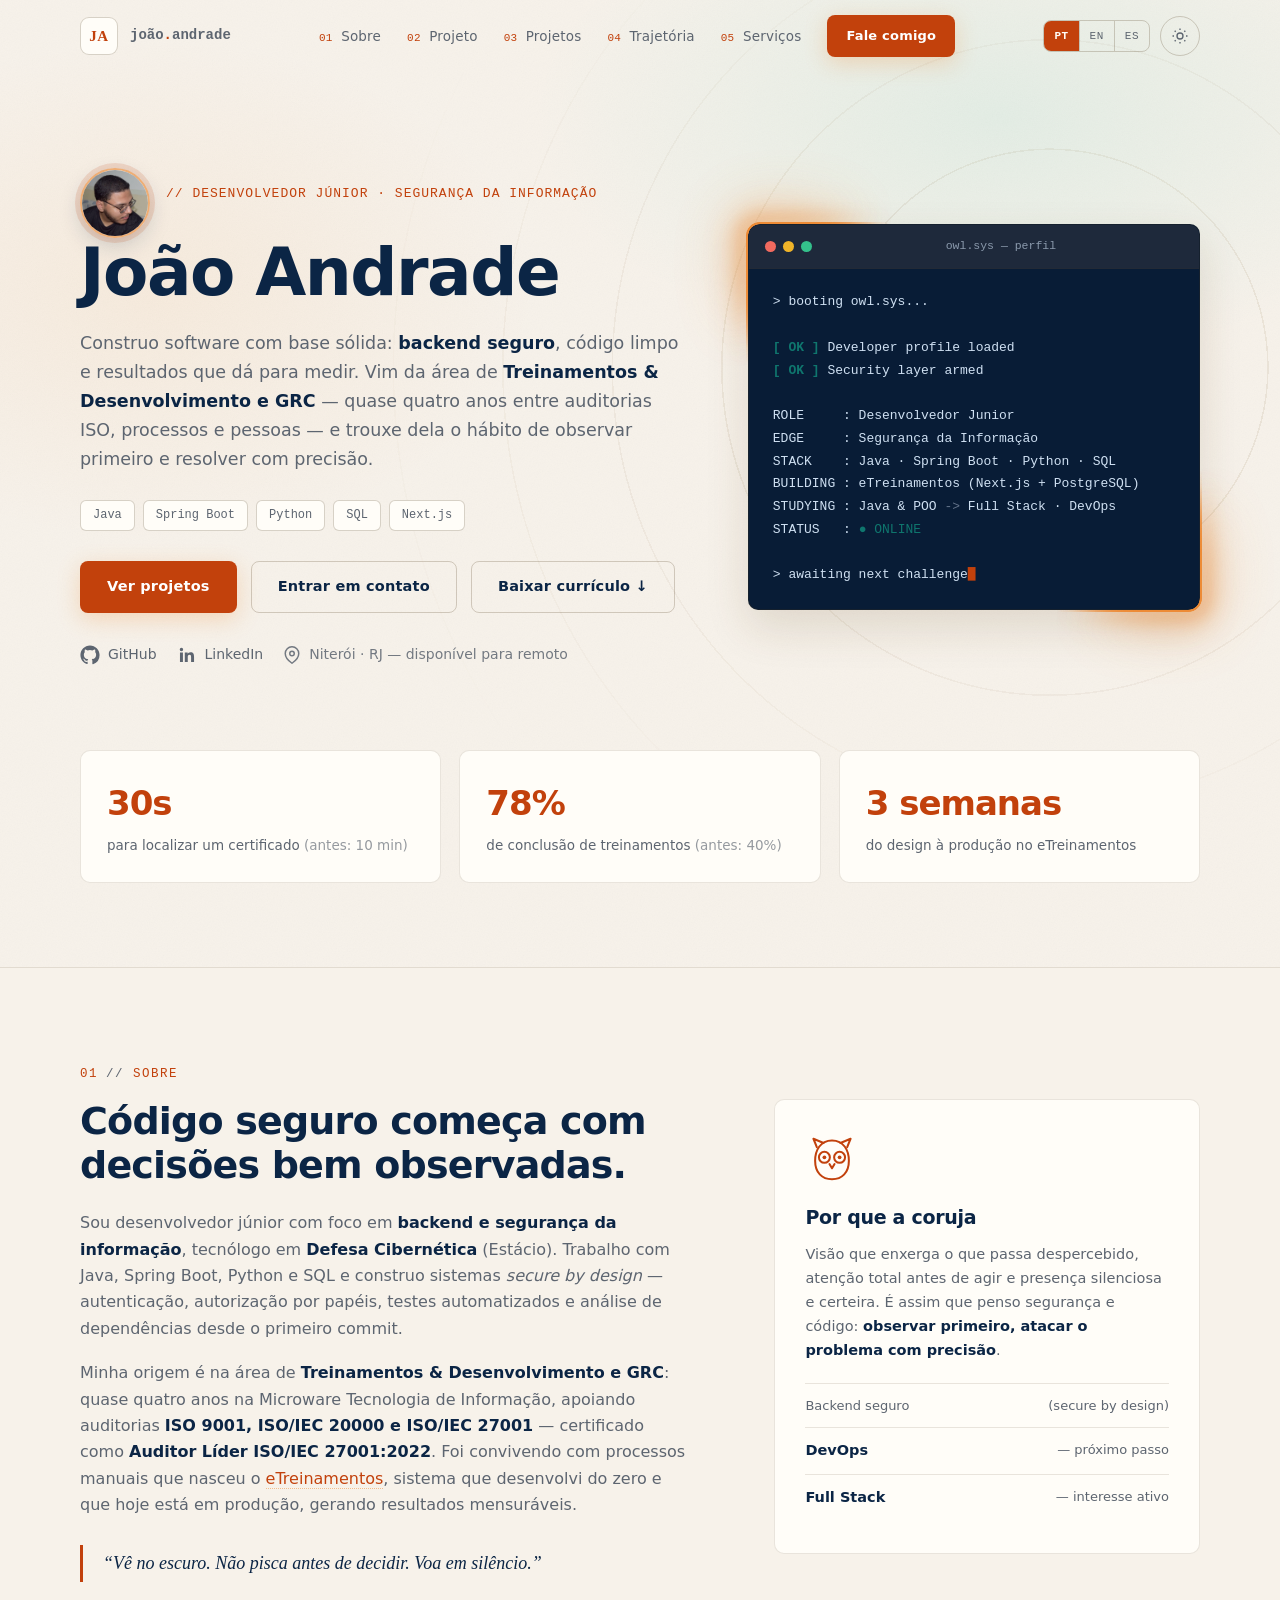
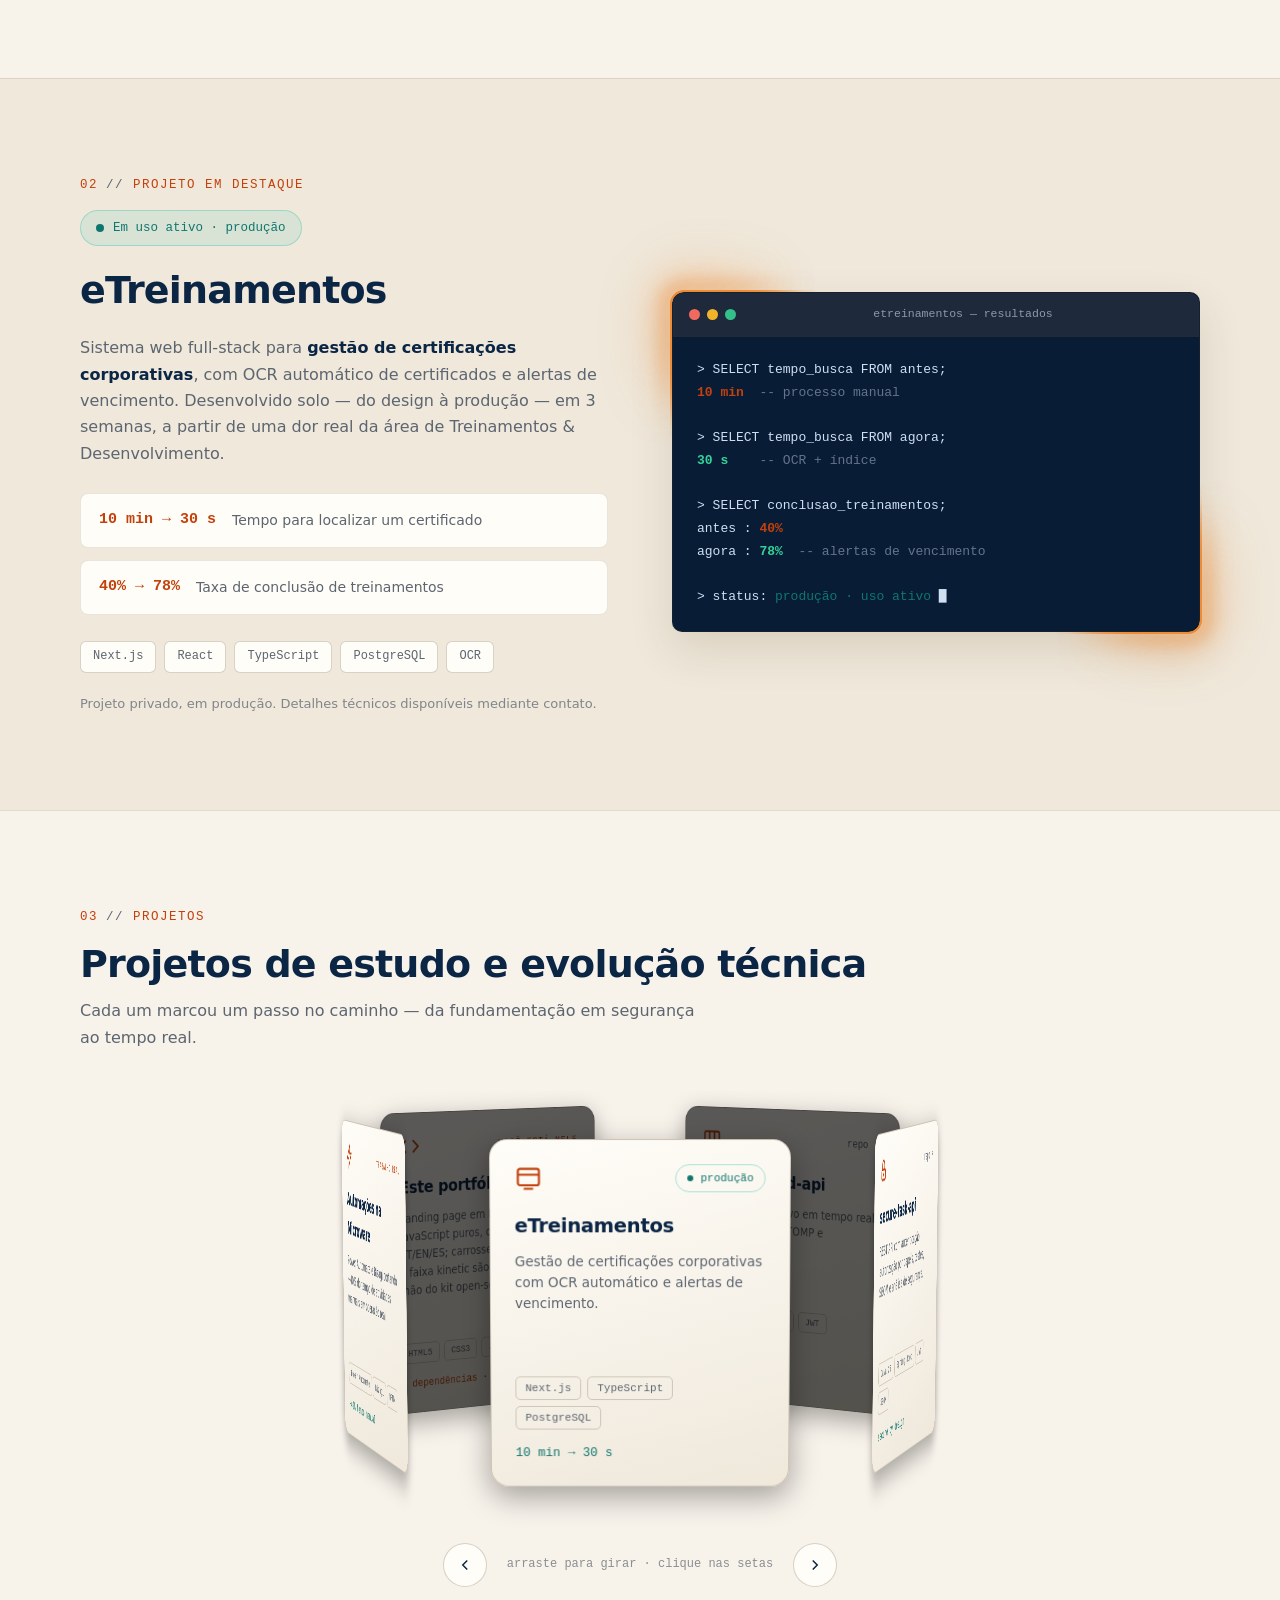
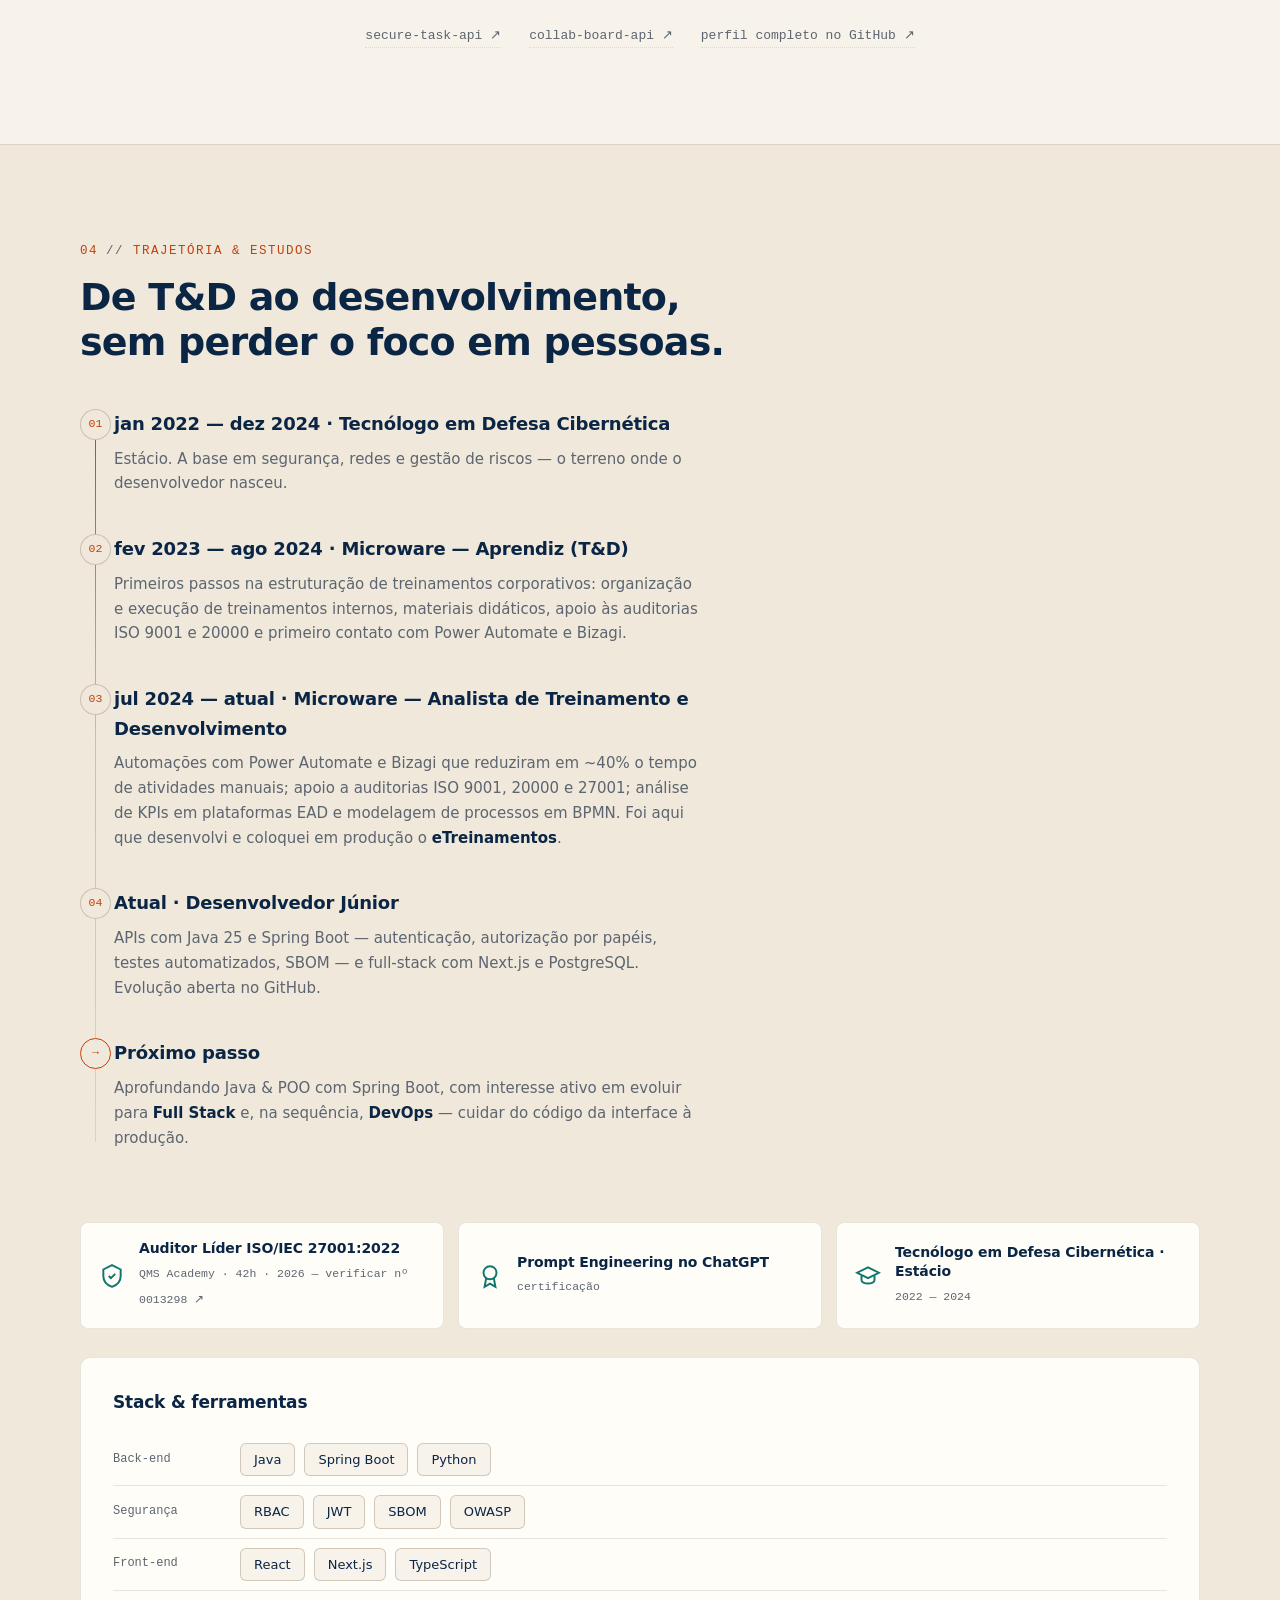
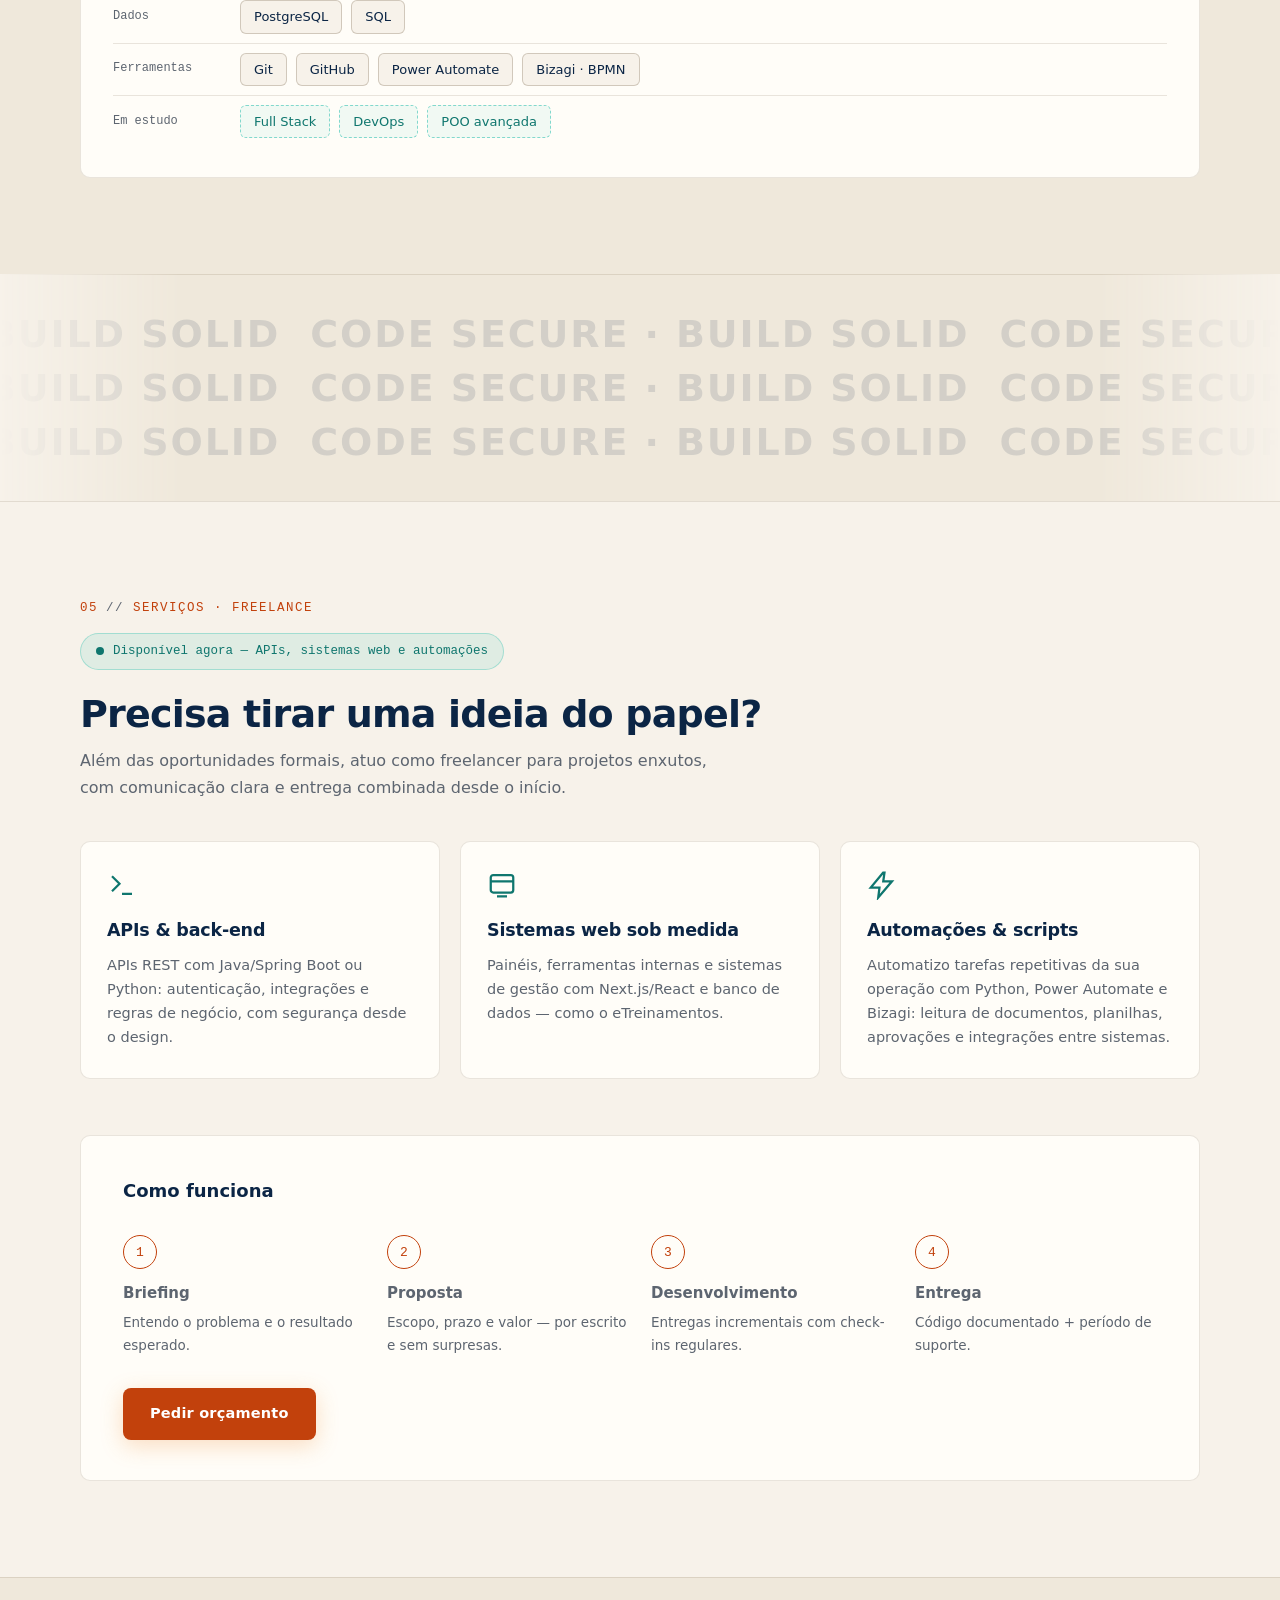
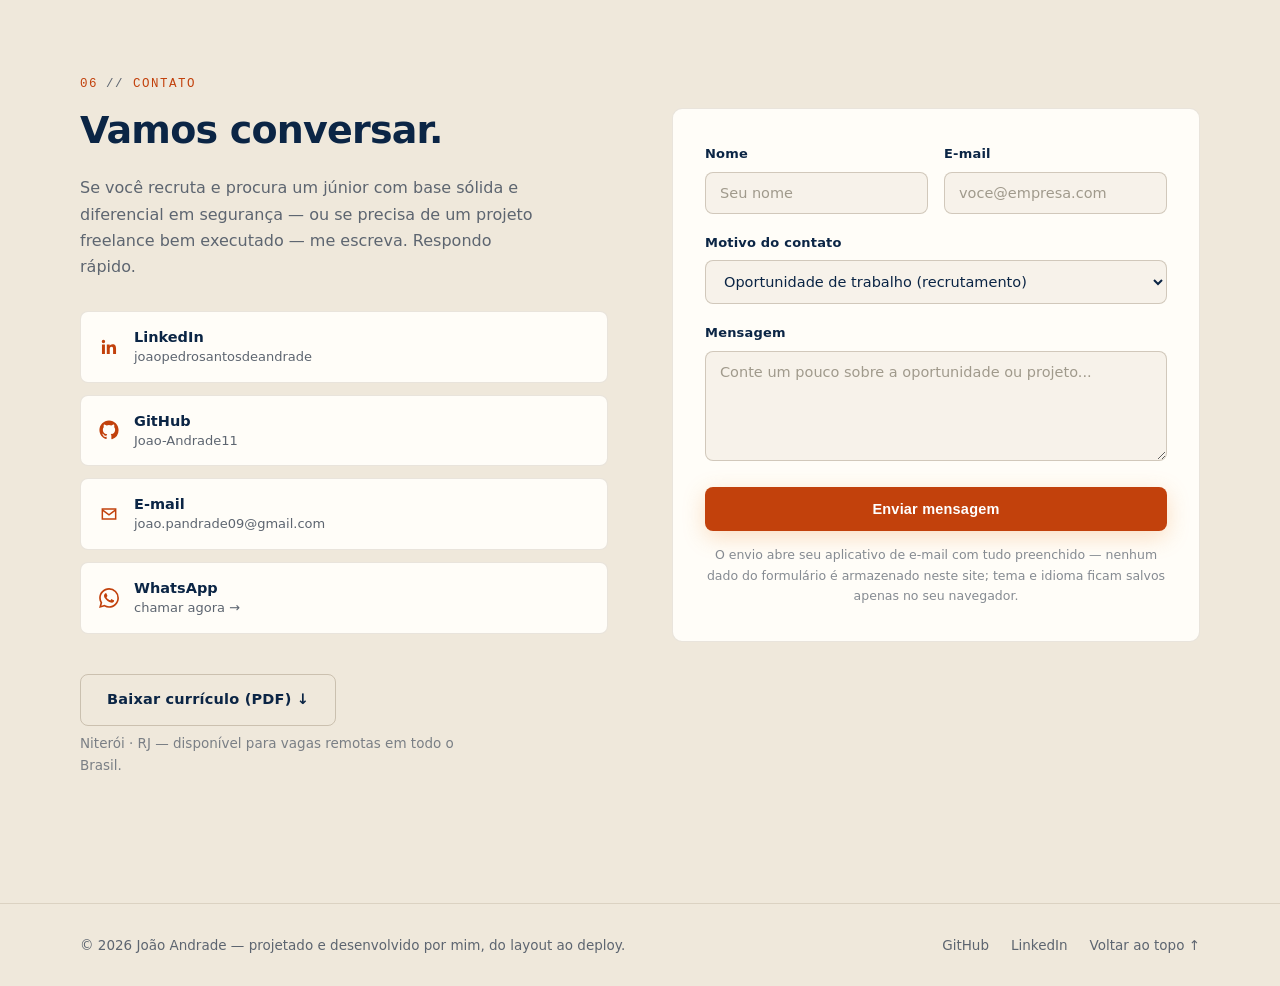
<file: index.html>
<!DOCTYPE html>
<html lang="pt-BR" class="no-js">
<head>
  <meta charset="UTF-8" />
  <meta name="viewport" content="width=device-width, initial-scale=1.0" />
  <title>João Andrade — Dev Júnior · Segurança da Informação &amp; GRC</title>
  <meta name="description" content="João Andrade, desenvolvedor júnior com diferencial em Segurança da Informação e GRC. Auditor Líder ISO/IEC 27001:2022, tecnólogo em Defesa Cibernética. Java, Spring Boot, Python e SQL. Criador do eTreinamentos. Disponível para oportunidades e projetos freelance." />
  <meta property="og:title" content="João Andrade — Desenvolvedor Júnior" />
  <meta property="og:description" content="Backend seguro, código sólido e resultados mensuráveis. Java · Spring Boot · Python · SQL." />
  <meta property="og:type" content="website" />
  <link rel="canonical" href="https://joao-andrade11.github.io/owl.sys/" />
  <meta name="theme-color" content="#0B2545" media="(prefers-color-scheme: dark)" />
  <meta name="theme-color" content="#F7F2EA" media="(prefers-color-scheme: light)" />
  <meta property="og:url" content="https://joao-andrade11.github.io/owl.sys/" />
  <meta property="og:image" content="https://joao-andrade11.github.io/owl.sys/assets/og-image.png" />
  <meta property="og:image:width" content="1200" />
  <meta property="og:image:height" content="630" />
  <meta property="og:locale" content="pt_BR" />
  <meta property="og:locale:alternate" content="en_US" />
  <meta property="og:locale:alternate" content="es_ES" />
  <meta property="og:site_name" content="owl.sys" />
  <meta name="twitter:card" content="summary_large_image" />
  <meta name="twitter:title" content="João Andrade — Desenvolvedor Júnior" />
  <meta name="twitter:description" content="Backend seguro, código sólido e resultados mensuráveis. Java · Spring Boot · Python · SQL." />
  <meta name="twitter:image" content="https://joao-andrade11.github.io/owl.sys/assets/og-image.png" />
  <link rel="icon" href="data:image/svg+xml,%3Csvg xmlns='http://www.w3.org/2000/svg' viewBox='0 0 64 64'%3E%3Crect width='64' height='64' rx='12' fill='%230B2545'/%3E%3Ctext x='32' y='42' font-family='Georgia, serif' font-size='28' font-weight='bold' fill='%23ED8B36' text-anchor='middle'%3EJA%3C/text%3E%3C/svg%3E" />
  <meta http-equiv="Content-Security-Policy" content="default-src 'none'; script-src 'self'; style-src 'self' 'unsafe-inline'; img-src 'self' data:; font-src 'self'; connect-src 'self'; base-uri 'none'; form-action 'self' mailto:" />
  <link rel="stylesheet" href="css/styles.css?v=2" />
  <script src="js/theme.js?v=2"></script>
  <script type="application/ld+json">
  {
    "@context": "https://schema.org",
    "@type": "Person",
    "name": "João Andrade",
    "url": "https://joao-andrade11.github.io/owl.sys/",
    "image": "https://joao-andrade11.github.io/owl.sys/assets/og-image.png",
    "jobTitle": "Desenvolvedor Júnior · Analista de Treinamento e Desenvolvimento",
    "email": "mailto:joao.pandrade09@gmail.com",
    "address": { "@type": "PostalAddress", "addressLocality": "Niterói", "addressRegion": "RJ", "addressCountry": "BR" },
    "sameAs": [
      "https://github.com/Joao-Andrade11",
      "https://www.linkedin.com/in/joaopedrosantosdeandrade/"
    ],
    "alumniOf": { "@type": "CollegeOrUniversity", "name": "Estácio" },
    "knowsAbout": ["Java", "Spring Boot", "Python", "SQL", "Next.js", "Segurança da Informação", "ISO/IEC 27001", "GRC"],
    "hasCredential": [
      { "@type": "EducationalOccupationalCredential", "name": "ISO/IEC 27001:2022 Lead Auditor", "credentialCategory": "certification", "provider": { "@type": "Organization", "name": "QMS Academy" }, "dateCreated": "2026-04-10", "identifier": "0013298", "url": "https://treinamentoiso.com.br/certificate" },
      { "@type": "EducationalOccupationalCredential", "name": "Tecnólogo em Defesa Cibernética" }
    ]
  }
  </script>
</head>
<body>
  <a class="skip-link" href="#main" data-i18n="skip">Pular para o conteúdo</a>
  <div class="progress-bar" id="progressBar" aria-hidden="true"></div>

  <!-- ============ NAV ============ -->
  <header class="nav" id="nav">
    <div class="container nav__inner">
      <a href="#inicio" class="nav__brand">
        <span class="nav__logo">JA</span>
        <span class="nav__name">joão<span class="accent">.</span>andrade</span>
      </a>

      <nav class="nav__links" id="navLinks" aria-label="Navegação principal">
        <a href="#sobre" class="nav__link"><span class="nav__num">01</span> <span data-i18n="nav.about">Sobre</span></a>
        <a href="#destaque" class="nav__link"><span class="nav__num">02</span> <span data-i18n="nav.project">Projeto</span></a>
        <a href="#projetos" class="nav__link"><span class="nav__num">03</span> <span data-i18n="nav.projects">Projetos</span></a>
        <a href="#trajetoria" class="nav__link"><span class="nav__num">04</span> <span data-i18n="nav.journey">Trajetória</span></a>
        <a href="#servicos" class="nav__link"><span class="nav__num">05</span> <span data-i18n="nav.services">Serviços</span></a>
        <a href="#contato" class="btn btn--primary btn--sm nav__cta" data-i18n="nav.cta">Fale comigo</a>
      </nav>

      <div class="nav__utils">
        <div class="lang" id="langSwitch" role="group" aria-label="Idioma / Language / Idioma">
          <button type="button" class="lang__btn is-active" data-lang="pt">PT</button>
          <button type="button" class="lang__btn" data-lang="en">EN</button>
          <button type="button" class="lang__btn" data-lang="es">ES</button>
        </div>
        <button type="button" class="theme-toggle" id="themeToggle" aria-label="Alternar entre tema escuro e claro" data-i18n-aria="a11y.theme">
          <svg class="icon-moon" viewBox="0 0 24 24" fill="none" stroke="currentColor" stroke-width="1.8" width="18" height="18" aria-hidden="true"><path d="M21 12.8A9 9 0 1 1 11.2 3a7 7 0 0 0 9.8 9.8z"/></svg>
          <svg class="icon-sun" viewBox="0 0 24 24" fill="none" stroke="currentColor" stroke-width="1.8" width="18" height="18" aria-hidden="true"><circle cx="12" cy="12" r="4"/><path d="M12 2v2M12 20v2M4.9 4.9l1.4 1.4M17.7 17.7l1.4 1.4M2 12h2M20 12h2M4.9 19.1l1.4-1.4M17.7 6.3l1.4-1.4"/></svg>
        </button>
        <button type="button" class="nav__toggle" id="navToggle" aria-label="Abrir menu" aria-expanded="false" data-i18n-aria="a11y.menu">
          <span></span><span></span><span></span>
        </button>
      </div>
    </div>
  </header>

  <main id="main" tabindex="-1">
    <!-- ============ HERO ============ -->
    <section class="hero" id="inicio">
      <div class="hero__grid container">
        <div class="hero__content reveal">
          <div class="hero__head">
            <img class="hero__photo" src="assets/joao.webp" alt="Foto de João Andrade" width="70" height="70" decoding="async" />
            <p class="eyebrow" data-i18n="hero.eyebrow">// DESENVOLVEDOR JÚNIOR · SEGURANÇA DA INFORMAÇÃO</p>
          </div>
          <h1 class="hero__title">João Andrade</h1>
          <p class="hero__subtitle" data-i18n-html="hero.subtitle">
            Construo software com base sólida: <strong>backend seguro</strong>, código limpo e
            resultados que dá para medir. Vim da área de
            <strong>Treinamentos &amp; Desenvolvimento e GRC</strong> — quase quatro anos entre
            auditorias ISO, processos e pessoas — e trouxe dela o hábito de observar
            primeiro e resolver com precisão.
          </p>
          <div class="hero__badges">
            <span class="badge">Java</span>
            <span class="badge">Spring Boot</span>
            <span class="badge">Python</span>
            <span class="badge">SQL</span>
            <span class="badge">Next.js</span>
          </div>
          <div class="hero__actions">
            <a href="#destaque" class="btn btn--primary" data-i18n="hero.cta1">Ver projetos</a>
            <a href="#contato" class="btn btn--ghost" data-i18n="hero.cta2">Entrar em contato</a>
            <a href="assets/cv-joao-andrade.pdf" download class="btn btn--ghost" data-i18n="hero.cta3">Baixar currículo ↓</a>
          </div>
          <div class="hero__social">
            <a href="https://github.com/Joao-Andrade11" target="_blank" rel="noopener" aria-label="GitHub">
              <svg viewBox="0 0 24 24" fill="currentColor" width="20" height="20" aria-hidden="true"><path d="M12 .5C5.65.5.5 5.65.5 12c0 5.08 3.29 9.39 7.86 10.91.58.11.79-.25.79-.55 0-.27-.01-1.17-.02-2.12-3.2.7-3.88-1.36-3.88-1.36-.52-1.33-1.28-1.68-1.28-1.68-1.04-.71.08-.7.08-.7 1.15.08 1.76 1.19 1.76 1.19 1.03 1.76 2.69 1.25 3.34.96.1-.75.4-1.25.72-1.54-2.55-.29-5.24-1.28-5.24-5.68 0-1.26.45-2.28 1.19-3.09-.12-.29-.52-1.46.11-3.05 0 0 .97-.31 3.17 1.18a11.1 11.1 0 0 1 5.78 0c2.2-1.49 3.16-1.18 3.16-1.18.63 1.59.24 2.76.12 3.05.74.81 1.18 1.83 1.18 3.09 0 4.41-2.69 5.38-5.26 5.66.41.36.78 1.06.78 2.14 0 1.54-.01 2.79-.01 3.17 0 .31.21.67.8.55A11.51 11.51 0 0 0 23.5 12C23.5 5.65 18.35.5 12 .5z"/></svg>
              GitHub
            </a>
            <a href="https://www.linkedin.com/in/joaopedrosantosdeandrade/" target="_blank" rel="noopener" aria-label="LinkedIn">
              <svg viewBox="0 0 24 24" fill="currentColor" width="20" height="20" aria-hidden="true"><path d="M20.45 20.45h-3.55v-5.57c0-1.33-.03-3.04-1.85-3.04-1.85 0-2.14 1.45-2.14 2.94v5.67H9.36V9h3.41v1.56h.05c.48-.9 1.64-1.85 3.37-1.85 3.6 0 4.27 2.37 4.27 5.46v6.28zM5.34 7.43a2.06 2.06 0 1 1 0-4.12 2.06 2.06 0 0 1 0 4.12zM7.12 20.45H3.56V9h3.56v11.45z"/></svg>
              LinkedIn
            </a>
            <span class="hero__location">
              <svg viewBox="0 0 24 24" fill="none" stroke="currentColor" stroke-width="2" width="18" height="18" aria-hidden="true"><path d="M21 10c0 7-9 13-9 13S3 17 3 10a9 9 0 1 1 18 0z"/><circle cx="12" cy="10" r="3"/></svg>
              <span data-i18n="hero.loc">Niterói · RJ — disponível para remoto</span>
            </span>
          </div>
        </div>

        <div class="hero__terminal reveal" aria-hidden="true">
          <div class="terminal">
            <div class="terminal__bar">
              <span class="terminal__dot terminal__dot--r"></span>
              <span class="terminal__dot terminal__dot--y"></span>
              <span class="terminal__dot terminal__dot--g"></span>
              <span class="terminal__title">owl.sys — perfil</span>
            </div>
            <pre class="terminal__body"><code data-i18n-html="term.hero">&gt; booting owl.sys...

<span class="t-ok">[ OK ]</span> Developer profile loaded
<span class="t-ok">[ OK ]</span> Security layer armed

ROLE     : Desenvolvedor Junior
EDGE     : Segurança da Informação
STACK    : Java · Spring Boot · Python · SQL
BUILDING : eTreinamentos (Next.js + PostgreSQL)
STUDYING : Java &amp; POO <span class="t-dim">-&gt;</span> Full Stack · DevOps
STATUS   : <span class="t-status">● ONLINE</span>

&gt; awaiting next challenge<span class="t-cursor">█</span></code></pre>
          </div>
        </div>
      </div>

      <div class="hero__metrics container">
        <div class="metric reveal">
          <span class="metric__value">30s</span>
          <span class="metric__label" data-i18n-html="m1.label">para localizar um certificado <em>(antes: 10 min)</em></span>
        </div>
        <div class="metric reveal">
          <span class="metric__value"><span class="count" data-target="78">78</span>%</span>
          <span class="metric__label" data-i18n-html="m2.label">de conclusão de treinamentos <em>(antes: 40%)</em></span>
        </div>
        <div class="metric reveal">
          <span class="metric__value"><span class="count" data-target="3">3</span> <span data-i18n="m3.unit">semanas</span></span>
          <span class="metric__label" data-i18n="m3.label">do design à produção no eTreinamentos</span>
        </div>
      </div>
    </section>

    <!-- ============ 01 SOBRE ============ -->
    <section class="section" id="sobre">
      <div class="container">
        <p class="section__tag reveal"><span>01</span>// <span data-i18n="sobre.tag">SOBRE</span></p>
        <div class="about">
          <div class="about__text reveal">
            <h2 class="section__title" data-i18n-html="sobre.title">Código seguro começa com<br />decisões bem observadas.</h2>
            <p data-i18n-html="sobre.p1">
              Sou desenvolvedor júnior com foco em <strong>backend e segurança da informação</strong>,
              tecnólogo em <strong>Defesa Cibernética</strong> (Estácio). Trabalho com Java,
              Spring Boot, Python e SQL e construo sistemas <em>secure by design</em> —
              autenticação, autorização por papéis, testes automatizados e análise de
              dependências desde o primeiro commit.
            </p>
            <p data-i18n-html="sobre.p2">
              Minha origem é na área de <strong>Treinamentos &amp; Desenvolvimento e GRC</strong>:
              quase quatro anos na Microware Tecnologia de Informação, apoiando auditorias
              <strong>ISO 9001, ISO/IEC 20000 e ISO/IEC 27001</strong> — certificado como
              <strong>Auditor Líder ISO/IEC 27001:2022</strong>. Foi convivendo com processos
              manuais que nasceu o <a href="#destaque" class="link-strong">eTreinamentos</a>,
              sistema que desenvolvi do zero e que hoje está em produção, gerando
              resultados mensuráveis.
            </p>
            <blockquote class="about__quote" data-i18n="sobre.quote">
              “Vê no escuro. Não pisca antes de decidir. Voa em silêncio.”
            </blockquote>
          </div>
          <aside class="about__card reveal">
            <div class="owl" aria-hidden="true">
              <svg viewBox="0 0 64 64" fill="none" stroke="currentColor" stroke-width="2.4" stroke-linecap="round" stroke-linejoin="round">
                <path d="M14 18 L10 8 L22 13 M50 18 L54 8 L42 13" />
                <path d="M32 10 C18 10 12 22 12 34 C12 48 20 56 32 56 C44 56 52 48 52 34 C52 22 46 10 32 10 Z" />
                <circle cx="23" cy="30" r="6.5" /><circle cx="41" cy="30" r="6.5" />
                <circle cx="23" cy="30" r="2.2" fill="currentColor" stroke="none" />
                <circle cx="41" cy="30" r="2.2" fill="currentColor" stroke="none" />
                <path d="M29 38 L32 43 L35 38" />
              </svg>
            </div>
            <h3 data-i18n="owl.title">Por que a coruja</h3>
            <p data-i18n-html="owl.p">
              Visão que enxerga o que passa despercebido, atenção total antes de agir e
              presença silenciosa e certeira. É assim que penso segurança e código:
              <strong>observar primeiro, atacar o problema com precisão</strong>.
            </p>
            <ul class="about__list">
              <li><span data-i18n="owl.li1">Backend seguro</span> <span data-i18n="owl.li1s">(secure by design)</span></li>
              <li>DevOps <span data-i18n="owl.li2s">— próximo passo</span></li>
              <li>Full Stack <span data-i18n="owl.li3s">— interesse ativo</span></li>
            </ul>
          </aside>
        </div>
      </div>
    </section>

    <!-- ============ 02 PROJETO EM DESTAQUE ============ -->
    <section class="section section--alt" id="destaque">
      <div class="container">
        <p class="section__tag reveal"><span>02</span>// <span data-i18n="feat.tag">PROJETO EM DESTAQUE</span></p>
        <div class="feature">
          <div class="feature__info reveal">
            <div class="feature__status"><span class="pulse-dot"></span> <span data-i18n="feat.status">Em uso ativo · produção</span></div>
            <h2 class="section__title">eTreinamentos</h2>
            <p class="feature__desc" data-i18n-html="feat.desc">
              Sistema web full-stack para <strong>gestão de certificações corporativas</strong>,
              com OCR automático de certificados e alertas de vencimento. Desenvolvido solo —
              do design à produção — em 3 semanas, a partir de uma dor real da área de
              Treinamentos &amp; Desenvolvimento.
            </p>
            <ul class="feature__results">
              <li>
                <span class="feature__num">10 min → 30 s</span>
                <span data-i18n="feat.r1">Tempo para localizar um certificado</span>
              </li>
              <li>
                <span class="feature__num">40% → 78%</span>
                <span data-i18n="feat.r2">Taxa de conclusão de treinamentos</span>
              </li>
            </ul>
            <div class="hero__badges">
              <span class="badge">Next.js</span>
              <span class="badge">React</span>
              <span class="badge">TypeScript</span>
              <span class="badge">PostgreSQL</span>
              <span class="badge">OCR</span>
            </div>
            <p class="feature__note" data-i18n="feat.note">Projeto privado, em produção. Detalhes técnicos disponíveis mediante contato.</p>
          </div>

          <div class="feature__visual reveal" aria-hidden="true">
            <div class="terminal">
              <div class="terminal__bar">
                <span class="terminal__dot terminal__dot--r"></span>
                <span class="terminal__dot terminal__dot--y"></span>
                <span class="terminal__dot terminal__dot--g"></span>
                <span class="terminal__title">etreinamentos — resultados</span>
              </div>
              <pre class="terminal__body"><code data-i18n-html="term.feat">&gt; SELECT tempo_busca FROM antes;
<span class="t-warn">10 min</span>  <span class="t-dim">-- processo manual</span>

&gt; SELECT tempo_busca FROM agora;
<span class="t-good">30 s</span>    <span class="t-dim">-- OCR + índice</span>

&gt; SELECT conclusao_treinamentos;
antes : <span class="t-warn">40%</span>
agora : <span class="t-good">78%</span>  <span class="t-dim">-- alertas de vencimento</span>

&gt; status: <span class="t-status">produção · uso ativo</span> █</code></pre>
            </div>
          </div>
        </div>
      </div>
    </section>

    <!-- ============ 03 PROJETOS ============ -->
    <section class="section" id="projetos">
      <div class="container">
        <p class="section__tag reveal"><span>03</span>// <span data-i18n="proj.tag">PROJETOS</span></p>
        <h2 class="section__title reveal" data-i18n="proj.title">Projetos de estudo e evolução técnica</h2>
        <p class="section__lead reveal" data-i18n="proj.lead">Cada um marcou um passo no caminho — da fundamentação em segurança ao tempo real.</p>

        <!-- Round Carousel (port vanilla do componente Originkit) -->
        <div class="rc reveal" id="roundCarousel">
          <div class="rc__viewport" id="rcViewport" aria-label="Carrossel 3D de projetos" role="group" data-i18n-aria="a11y.carousel">
            <div class="rc__tilt">
              <div class="rc__ring" id="rcRing">

                <div class="rc__slide" style="--rc-i:0">
                  <div class="rc__face rc__face--front">
                    <article class="rc__card">
                      <div class="rc__card-head">
                        <svg viewBox="0 0 24 24" fill="none" stroke="currentColor" stroke-width="1.8" class="rc__icon" aria-hidden="true"><rect x="3" y="4" width="18" height="14" rx="2"/><path d="M3 9h18M8 21h8"/></svg>
                        <span class="rc__status"><span class="pulse-dot"></span><span data-i18n="s1.status">produção</span></span>
                      </div>
                      <h3 class="rc__title">eTreinamentos</h3>
                      <p class="rc__desc" data-i18n="s1.desc">Gestão de certificações corporativas com OCR automático e alertas de vencimento.</p>
                      <ul class="rc__tags"><li>Next.js</li><li>TypeScript</li><li>PostgreSQL</li></ul>
                      <span class="rc__metric">10 min → 30 s</span>
                    </article>
                  </div>
                </div>

                <div class="rc__slide" style="--rc-i:1">
                  <div class="rc__face rc__face--front">
                    <article class="rc__card">
                      <div class="rc__card-head">
                        <svg viewBox="0 0 24 24" fill="none" stroke="currentColor" stroke-width="1.8" class="rc__icon" aria-hidden="true"><rect x="5" y="11" width="14" height="9" rx="2"/><path d="M8 11V7a4 4 0 0 1 8 0v4"/><circle cx="12" cy="15.5" r="1.4" fill="currentColor" stroke="none"/></svg>
                        <a class="rc__repo" href="https://github.com/Joao-Andrade11/secure-task-api" target="_blank" rel="noopener"><span data-i18n="repo">repo</span> ↗</a>
                      </div>
                      <h3 class="rc__title">secure-task-api</h3>
                      <p class="rc__desc" data-i18n="s2.desc">REST API com autenticação, autorização por papéis, testes, SBOM e análise de segurança.</p>
                      <ul class="rc__tags"><li>Java 25</li><li>Spring Boot</li><li>JWT</li><li>SBOM</li></ul>
                      <span class="rc__metric" data-i18n="s2.metric">secure by design</span>
                    </article>
                  </div>
                </div>

                <div class="rc__slide" style="--rc-i:2">
                  <div class="rc__face rc__face--front">
                    <article class="rc__card">
                      <div class="rc__card-head">
                        <svg viewBox="0 0 24 24" fill="none" stroke="currentColor" stroke-width="1.8" class="rc__icon" aria-hidden="true"><rect x="3" y="4" width="18" height="16" rx="2"/><path d="M9 4v16M15 4v16"/></svg>
                        <a class="rc__repo" href="https://github.com/Joao-Andrade11/collab-board-api" target="_blank" rel="noopener"><span data-i18n="repo">repo</span> ↗</a>
                      </div>
                      <h3 class="rc__title">collab-board-api</h3>
                      <p class="rc__desc" data-i18n="s3.desc">Kanban colaborativo em tempo real com WebSocket/STOMP e autenticação JWT.</p>
                      <ul class="rc__tags"><li>Java</li><li>WebSocket</li><li>JWT</li><li>PostgreSQL</li></ul>
                      <span class="rc__metric" data-i18n="s3.metric">tempo real</span>
                    </article>
                  </div>
                </div>

                <div class="rc__slide" style="--rc-i:3">
                  <div class="rc__face rc__face--front">
                    <article class="rc__card">
                      <div class="rc__card-head">
                        <svg viewBox="0 0 24 24" fill="none" stroke="currentColor" stroke-width="1.8" class="rc__icon" aria-hidden="true"><path d="m8 6-6 6 6 6"/><path d="m16 6 6 6-6 6"/></svg>
                        <span class="rc__kicker" data-i18n="s7.kicker">você está nele</span>
                      </div>
                      <h3 class="rc__title" data-i18n="s7.title">Este portfólio</h3>
                      <p class="rc__desc" data-i18n="s7.desc">Landing page em HTML5, CSS3 e JavaScript puros, com i18n PT/EN/ES; carrossel 3D, borda neon e faixa kinetic são ports escritos à mão do kit open-source Originkit.</p>
                      <ul class="rc__tags"><li>HTML5</li><li>CSS3</li><li>JS Vanilla</li></ul>
                      <a class="rc__metric rc__metric--link" href="https://github.com/Joao-Andrade11/owl.sys" target="_blank" rel="noopener"><span data-i18n="s7.metric">0 dependências</span> · repo ↗</a>
                    </article>
                  </div>
                </div>

                <div class="rc__slide" style="--rc-i:4">
                  <div class="rc__face rc__face--front">
                    <article class="rc__card">
                      <div class="rc__card-head">
                        <svg viewBox="0 0 24 24" fill="none" stroke="currentColor" stroke-width="1.8" class="rc__icon" aria-hidden="true"><path d="M13 2 3 14h7l-1 8 11-13h-7l1-7z"/></svg>
                        <span class="rc__kicker" data-i18n="s8.kicker">trabalho real</span>
                      </div>
                      <h3 class="rc__title" data-i18n="s8.title">Automações na Microware</h3>
                      <p class="rc__desc" data-i18n="s8.desc">Power Automate e Bizagi cortando ~40% do tempo de atividades manuais em operação real.</p>
                      <ul class="rc__tags"><li>Power Automate</li><li>Bizagi</li><li>BPMN</li></ul>
                      <span class="rc__metric" data-i18n="s8.metric">−40% tempo manual</span>
                    </article>
                  </div>
                </div>

              </div>
            </div>
          </div>

          <div class="rc__controls">
            <button type="button" class="rc__btn" id="rcPrev" aria-label="Girar para o card anterior" data-i18n-aria="a11y.prev">
              <svg viewBox="0 0 24 24" fill="none" stroke="currentColor" stroke-width="2" width="18" height="18" aria-hidden="true"><path d="M15 18l-6-6 6-6"/></svg>
            </button>
            <span class="rc__hint" data-i18n="proj.hint">arraste para girar · clique nas setas</span>
            <button type="button" class="rc__btn" id="rcNext" aria-label="Girar para o próximo card" data-i18n-aria="a11y.next">
              <svg viewBox="0 0 24 24" fill="none" stroke="currentColor" stroke-width="2" width="18" height="18" aria-hidden="true"><path d="M9 6l6 6-6 6"/></svg>
            </button>
          </div>
        </div>

        <div class="rc__links reveal">
          <a href="https://github.com/Joao-Andrade11/secure-task-api" target="_blank" rel="noopener">secure-task-api ↗</a>
          <a href="https://github.com/Joao-Andrade11/collab-board-api" target="_blank" rel="noopener">collab-board-api ↗</a>
          <a href="https://github.com/Joao-Andrade11" target="_blank" rel="noopener"><span data-i18n="proj.profile">perfil completo no GitHub</span> ↗</a>
        </div>
      </div>
    </section>

    <!-- ============ 04 TRAJETÓRIA ============ -->
    <section class="section section--alt" id="trajetoria">
      <div class="container">
        <p class="section__tag reveal"><span>04</span>// <span data-i18n="traj.tag">TRAJETÓRIA &amp; ESTUDOS</span></p>
        <h2 class="section__title reveal" data-i18n-html="traj.title">De T&amp;D ao desenvolvimento,<br />sem perder o foco em pessoas.</h2>

        <div class="timeline">
          <div class="timeline__item reveal">
            <div class="timeline__marker">01</div>
            <div class="timeline__content">
              <h3 data-i18n="t1.h">jan 2022 — dez 2024 · Tecnólogo em Defesa Cibernética</h3>
              <p data-i18n="t1.p">
                Estácio. A base em segurança, redes e gestão de riscos — o terreno onde
                o desenvolvedor nasceu.
              </p>
            </div>
          </div>
          <div class="timeline__item reveal">
            <div class="timeline__marker">02</div>
            <div class="timeline__content">
              <h3 data-i18n="t2.h">fev 2023 — ago 2024 · Microware — Aprendiz (T&amp;D)</h3>
              <p data-i18n="t2.p">
                Primeiros passos na estruturação de treinamentos corporativos: organização e
                execução de treinamentos internos, materiais didáticos, apoio às auditorias
                ISO 9001 e 20000 e primeiro contato com Power Automate e Bizagi.
              </p>
            </div>
          </div>
          <div class="timeline__item reveal">
            <div class="timeline__marker">03</div>
            <div class="timeline__content">
              <h3 data-i18n="t3.h">jul 2024 — atual · Microware — Analista de Treinamento e Desenvolvimento</h3>
              <p data-i18n-html="t3.p">
                Automações com Power Automate e Bizagi que reduziram em ~40% o tempo de
                atividades manuais; apoio a auditorias ISO 9001, 20000 e 27001; análise de
                KPIs em plataformas EAD e modelagem de processos em BPMN. Foi aqui que
                desenvolvi e coloquei em produção o <strong>eTreinamentos</strong>.
              </p>
            </div>
          </div>
          <div class="timeline__item reveal">
            <div class="timeline__marker">04</div>
            <div class="timeline__content">
              <h3 data-i18n="t4.h">Atual · Desenvolvedor Júnior</h3>
              <p data-i18n="t4.p">
                APIs com Java 25 e Spring Boot — autenticação, autorização por papéis, testes
                automatizados, SBOM — e full-stack com Next.js e PostgreSQL. Evolução aberta
                no GitHub.
              </p>
            </div>
          </div>
          <div class="timeline__item timeline__item--next reveal">
            <div class="timeline__marker">→</div>
            <div class="timeline__content">
              <h3 data-i18n="t5.h">Próximo passo</h3>
              <p data-i18n-html="t5.p">
                Aprofundando Java &amp; POO com Spring Boot, com interesse ativo em evoluir para
                <strong>Full Stack</strong> e, na sequência, <strong>DevOps</strong> — cuidar do
                código da interface à produção.
              </p>
            </div>
          </div>
        </div>

        <div class="certs reveal">
          <div class="certs__item">
            <svg viewBox="0 0 24 24" fill="none" stroke="currentColor" stroke-width="1.8" aria-hidden="true"><path d="M12 2l8 4v6c0 5-3.5 8.5-8 10-4.5-1.5-8-5-8-10V6l8-4z"/><path d="m9 12 2 2 4-4"/></svg>
            <div><strong data-i18n="c1">Auditor Líder ISO/IEC 27001:2022</strong><span data-i18n-html="c1.meta">QMS Academy · 42h · 2026 — <a href="https://treinamentoiso.com.br/certificate" target="_blank" rel="noopener">verificar nº 0013298 ↗</a></span></div>
          </div>
          <div class="certs__item">
            <svg viewBox="0 0 24 24" fill="none" stroke="currentColor" stroke-width="1.8" aria-hidden="true"><circle cx="12" cy="9" r="6"/><path d="M8.5 14 7 22l5-3 5 3-1.5-8"/></svg>
            <div><strong data-i18n="c2">Prompt Engineering no ChatGPT</strong><span data-i18n="c.cert">certificação</span></div>
          </div>
          <div class="certs__item">
            <svg viewBox="0 0 24 24" fill="none" stroke="currentColor" stroke-width="1.8" aria-hidden="true"><path d="M12 4 2 9l10 5 10-5-10-5z"/><path d="M6 11.5V16c0 1.5 2.7 3 6 3s6-1.5 6-3v-4.5"/></svg>
            <div><strong data-i18n="c3">Tecnólogo em Defesa Cibernética · Estácio</strong><span>2022 — 2024</span></div>
          </div>
        </div>

        <div class="stack reveal" id="stack">
          <h3 class="stack__title" data-i18n="stack.title">Stack &amp; ferramentas</h3>
          <div class="stack__group">
            <span class="stack__label">Back-end</span>
            <span class="chip">Java</span><span class="chip">Spring Boot</span><span class="chip">Python</span>
          </div>
          <div class="stack__group">
            <span class="stack__label" data-i18n="stack.sec">Segurança</span>
            <span class="chip">RBAC</span><span class="chip">JWT</span><span class="chip">SBOM</span><span class="chip">OWASP</span>
          </div>
          <div class="stack__group">
            <span class="stack__label">Front-end</span>
            <span class="chip">React</span><span class="chip">Next.js</span><span class="chip">TypeScript</span>
          </div>
          <div class="stack__group">
            <span class="stack__label" data-i18n="stack.data">Dados</span>
            <span class="chip">PostgreSQL</span><span class="chip">SQL</span>
          </div>
          <div class="stack__group">
            <span class="stack__label" data-i18n="stack.tools">Ferramentas</span>
            <span class="chip">Git</span><span class="chip">GitHub</span><span class="chip">Power Automate</span><span class="chip">Bizagi · BPMN</span>
          </div>
          <div class="stack__group">
            <span class="stack__label" data-i18n="stack.study">Em estudo</span>
            <span class="chip chip--study">Full Stack</span><span class="chip chip--study">DevOps</span><span class="chip chip--study" data-i18n="stack.oo">POO avançada</span>
          </div>
        </div>
      </div>
    </section>

    <!-- ============ KINETIC BAND ============ -->
    <div class="kt" id="kineticBand" aria-hidden="true">
      <div class="kt__zoom" id="ktZoom"></div>
    </div>

    <!-- ============ 05 SERVIÇOS ============ -->
    <section class="section" id="servicos">
      <div class="container">
        <p class="section__tag reveal"><span>05</span>// <span data-i18n="serv.tag">SERVIÇOS · FREELANCE</span></p>
        <div class="feature__status reveal"><span class="pulse-dot"></span> <span data-i18n="serv.status">Disponível agora — APIs, sistemas web e automações</span></div>
        <h2 class="section__title reveal" data-i18n="serv.title">Precisa tirar uma ideia do papel?</h2>
        <p class="section__lead reveal" data-i18n="serv.lead">
          Além das oportunidades formais, atuo como freelancer para projetos enxutos, com
          comunicação clara e entrega combinada desde o início.
        </p>

        <div class="services">
          <article class="service reveal">
            <svg viewBox="0 0 24 24" fill="none" stroke="currentColor" stroke-width="1.8" class="service__icon" aria-hidden="true"><path d="M4 17l6-6-6-6M12 19h8"/></svg>
            <h3 data-i18n="sv1.h">APIs &amp; back-end</h3>
            <p data-i18n="sv1.p">APIs REST com Java/Spring Boot ou Python: autenticação, integrações e regras de negócio, com segurança desde o design.</p>
          </article>
          <article class="service reveal">
            <svg viewBox="0 0 24 24" fill="none" stroke="currentColor" stroke-width="1.8" class="service__icon" aria-hidden="true"><rect x="3" y="4" width="18" height="14" rx="2"/><path d="M3 9h18M8 21h8"/></svg>
            <h3 data-i18n="sv2.h">Sistemas web sob medida</h3>
            <p data-i18n="sv2.p">Painéis, ferramentas internas e sistemas de gestão com Next.js/React e banco de dados — como o eTreinamentos.</p>
          </article>
          <article class="service reveal">
            <svg viewBox="0 0 24 24" fill="none" stroke="currentColor" stroke-width="1.8" class="service__icon" aria-hidden="true"><path d="M13 2 3 14h7l-1 8 11-13h-7l1-7z"/></svg>
            <h3 data-i18n="sv3.h">Automações &amp; scripts</h3>
            <p data-i18n="sv3.p">Automatizo tarefas repetitivas da sua operação com Python, Power Automate e Bizagi: leitura de documentos, planilhas, aprovações e integrações entre sistemas.</p>
          </article>
        </div>

        <div class="process reveal">
          <h3 class="process__title" data-i18n="proc.title">Como funciona</h3>
          <ol class="process__steps">
            <li><span class="process__num">1</span><strong data-i18n="pr1.h">Briefing</strong><span data-i18n="pr1.p">Entendo o problema e o resultado esperado.</span></li>
            <li><span class="process__num">2</span><strong data-i18n="pr2.h">Proposta</strong><span data-i18n="pr2.p">Escopo, prazo e valor — por escrito e sem surpresas.</span></li>
            <li><span class="process__num">3</span><strong data-i18n="pr3.h">Desenvolvimento</strong><span data-i18n="pr3.p">Entregas incrementais com check-ins regulares.</span></li>
            <li><span class="process__num">4</span><strong data-i18n="pr4.h">Entrega</strong><span data-i18n="pr4.p">Código documentado + período de suporte.</span></li>
          </ol>
          <a href="#contato" class="btn btn--primary" data-i18n="serv.cta">Pedir orçamento</a>
        </div>
      </div>
    </section>

    <!-- ============ 06 CONTATO ============ -->
    <section class="section section--alt" id="contato">
      <div class="container">
        <p class="section__tag reveal"><span>06</span>// <span data-i18n="cont.tag">CONTATO</span></p>
        <div class="contact">
          <div class="contact__info reveal">
            <h2 class="section__title" data-i18n="cont.title">Vamos conversar.</h2>
            <p data-i18n="cont.p">
              Se você recruta e procura um júnior com base sólida e diferencial em segurança —
              ou se precisa de um projeto freelance bem executado — me escreva.
              Respondo rápido.
            </p>
            <div class="contact__channels">
              <a class="contact__channel" href="https://www.linkedin.com/in/joaopedrosantosdeandrade/" target="_blank" rel="noopener">
                <svg viewBox="0 0 24 24" fill="currentColor" width="20" height="20" aria-hidden="true"><path d="M20.45 20.45h-3.55v-5.57c0-1.33-.03-3.04-1.85-3.04-1.85 0-2.14 1.45-2.14 2.94v5.67H9.36V9h3.41v1.56h.05c.48-.9 1.64-1.85 3.37-1.85 3.6 0 4.27 2.37 4.27 5.46v6.28zM5.34 7.43a2.06 2.06 0 1 1 0-4.12 2.06 2.06 0 0 1 0 4.12zM7.12 20.45H3.56V9h3.56v11.45z"/></svg>
                <span><strong>LinkedIn</strong>joaopedrosantosdeandrade</span>
              </a>
              <a class="contact__channel" href="https://github.com/Joao-Andrade11" target="_blank" rel="noopener">
                <svg viewBox="0 0 24 24" fill="currentColor" width="20" height="20" aria-hidden="true"><path d="M12 .5C5.65.5.5 5.65.5 12c0 5.08 3.29 9.39 7.86 10.91.58.11.79-.25.79-.55 0-.27-.01-1.17-.02-2.12-3.2.7-3.88-1.36-3.88-1.36-.52-1.33-1.28-1.68-1.28-1.68-1.04-.71.08-.7.08-.7 1.15.08 1.76 1.19 1.76 1.19 1.03 1.76 2.69 1.25 3.34.96.1-.75.4-1.25.72-1.54-2.55-.29-5.24-1.28-5.24-5.68 0-1.26.45-2.28 1.19-3.09-.12-.29-.52-1.46.11-3.05 0 0 .97-.31 3.17 1.18a11.1 11.1 0 0 1 5.78 0c2.2-1.49 3.16-1.18 3.16-1.18.63 1.59.24 2.76.12 3.05.74.81 1.18 1.83 1.18 3.09 0 4.41-2.69 5.38-5.26 5.66.41.36.78 1.06.78 2.14 0 1.54-.01 2.79-.01 3.17 0 .31.21.67.8.55A11.51 11.51 0 0 0 23.5 12C23.5 5.65 18.35.5 12 .5z"/></svg>
                <span><strong>GitHub</strong>Joao-Andrade11</span>
              </a>
              <a class="contact__channel" href="mailto:joao.pandrade09@gmail.com">
                <svg viewBox="0 0 24 24" fill="none" stroke="currentColor" stroke-width="1.8" width="20" height="20" aria-hidden="true"><path d="M4 6h16v12H4z"/><path d="m4 7 8 6 8-6"/></svg>
                <span><strong data-i18n="ch.email">E-mail</strong>joao.pandrade09@gmail.com</span>
              </a>
              <a class="contact__channel" href="https://wa.me/5521986276290" target="_blank" rel="noopener">
                <svg viewBox="0 0 24 24" fill="currentColor" width="20" height="20" aria-hidden="true"><path d="M17.472 14.382c-.297-.149-1.758-.867-2.03-.967-.273-.099-.471-.148-.67.15-.197.297-.767.966-.94 1.164-.173.199-.347.223-.644.075-.297-.15-1.255-.463-2.39-1.475-.883-.788-1.48-1.761-1.653-2.059-.173-.297-.018-.458.13-.606.134-.133.297-.347.446-.52.149-.174.198-.298.298-.497.099-.198.05-.371-.025-.52-.075-.149-.669-1.612-.916-2.207-.242-.579-.487-.5-.669-.51-.173-.008-.371-.01-.57-.01-.198 0-.52.074-.792.372-.272.297-1.04 1.016-1.04 2.479 0 1.462 1.065 2.875 1.213 3.074.149.198 2.096 3.2 5.077 4.487.709.306 1.262.489 1.694.625.712.227 1.36.195 1.871.118.571-.085 1.758-.719 2.006-1.413.248-.694.248-1.289.173-1.413-.074-.124-.272-.198-.57-.347m-5.421 7.403h-.004a9.87 9.87 0 0 1-5.031-1.378l-.361-.214-3.741.982.998-3.648-.235-.374a9.86 9.86 0 0 1-1.51-5.26c.001-5.45 4.436-9.884 9.888-9.884 2.64 0 5.122 1.03 6.988 2.898a9.825 9.825 0 0 1 2.893 6.994c-.003 5.45-4.437 9.884-9.885 9.884m8.413-18.297A11.815 11.815 0 0 0 12.05 0C5.495 0 .16 5.335.157 11.892c0 2.096.547 4.142 1.588 5.945L.057 24l6.305-1.654a11.882 11.882 0 0 0 5.683 1.448h.005c6.554 0 11.89-5.335 11.893-11.893a11.821 11.821 0 0 0-3.48-8.413"/></svg>
                <span><strong>WhatsApp</strong><span data-i18n="ch.wa">chamar agora →</span></span>
              </a>
            </div>
            <a href="assets/cv-joao-andrade.pdf" download class="btn btn--ghost contact__cv" data-i18n="cont.cv">Baixar currículo (PDF) ↓</a>
            <p class="contact__location" data-i18n="cont.loc">Niterói · RJ — disponível para vagas remotas em todo o Brasil.</p>
          </div>

          <form class="form reveal" id="contactForm">
            <div class="form__row">
              <div class="form__field">
                <label for="fName" data-i18n="form.name">Nome</label>
                <input type="text" id="fName" name="name" required placeholder="Seu nome" autocomplete="name" data-i18n-placeholder="ph.name" />
              </div>
              <div class="form__field">
                <label for="fEmail" data-i18n="form.email">E-mail</label>
                <input type="email" id="fEmail" name="email" required placeholder="voce@empresa.com" autocomplete="email" data-i18n-placeholder="ph.email" />
              </div>
            </div>
            <div class="form__field">
              <label for="fType" data-i18n="form.type">Motivo do contato</label>
              <select id="fType" name="type">
                <option value="Oportunidade de trabalho" data-i18n="opt1">Oportunidade de trabalho (recrutamento)</option>
                <option value="Projeto freelance" data-i18n="opt2">Projeto freelance</option>
                <option value="Outro assunto" data-i18n="opt3">Outro assunto</option>
              </select>
            </div>
            <div class="form__field">
              <label for="fMsg" data-i18n="form.msg">Mensagem</label>
              <textarea id="fMsg" name="message" rows="5" required placeholder="Conte um pouco sobre a oportunidade ou projeto..." data-i18n-placeholder="ph.msg"></textarea>
            </div>
            <button type="submit" class="btn btn--primary btn--block" data-i18n="form.send">Enviar mensagem</button>
            <p class="form__hint" data-i18n="form.hint">O envio abre seu aplicativo de e-mail com tudo preenchido — nenhum dado do formulário é armazenado neste site; tema e idioma ficam salvos apenas no seu navegador.</p>
          </form>
        </div>
      </div>
    </section>
  </main>

  <!-- ============ FOOTER ============ -->
  <footer class="footer">
    <div class="container footer__inner">
      <p data-i18n-html="foot.p">© <span id="year">2026</span> João Andrade — projetado e desenvolvido por mim, do layout ao deploy.</p>
      <div class="footer__links">
        <a href="https://github.com/Joao-Andrade11" target="_blank" rel="noopener">GitHub</a>
        <a href="https://www.linkedin.com/in/joaopedrosantosdeandrade/" target="_blank" rel="noopener">LinkedIn</a>
        <a href="#inicio" data-i18n="foot.top">Voltar ao topo ↑</a>
      </div>
    </div>
  </footer>

  <script src="js/main.js?v=2"></script>
  <script src="js/i18n.js?v=2"></script>
</body>
</html>
</file>
<file: css/styles.css>
/* ==========================================================================
   João Andrade — Landing Page Profissional
   Paleta própria do autor:
   navy #0B2545 · slate #1E293B · amber #ED8B36 · teal #14B8A6 · off-white #F1F5F9
   ========================================================================== */

:root {
  --navy: #0b2545;
  --navy-deep: #081c36;
  --navy-raise: #0e2c52;
  --slate: #1e293b;
  --amber: #ed8b36;
  --amber-soft: rgba(237, 139, 54, 0.12);
  --teal: #14b8a6;
  --text: #f1f5f9;
  --muted: #a6b6c9;
  --line: rgba(241, 245, 249, 0.09);
  --line-strong: rgba(241, 245, 249, 0.16);
  --font-sans: "Segoe UI", system-ui, -apple-system, "Helvetica Neue", Arial, sans-serif;
  --font-mono: ui-monospace, "Cascadia Code", "SF Mono", "JetBrains Mono", Consolas, monospace;
  --radius: 10px;
  --shadow: 0 18px 44px rgba(2, 10, 23, 0.45);
  --maxw: 1120px;
}

/* ---------- Reset & base ---------- */
*, *::before, *::after { box-sizing: border-box; margin: 0; padding: 0; }

html { scroll-behavior: smooth; }

body {
  font-family: var(--font-sans);
  background: var(--navy);
  color: var(--text);
  line-height: 1.65;
  font-size: 16px;
  -webkit-font-smoothing: antialiased;
  overflow-x: hidden;
}

img, svg { display: block; }
a { color: inherit; text-decoration: none; }
ul, ol { list-style: none; }

.container {
  width: min(var(--maxw), 92%);
  margin-inline: auto;
}

section { scroll-margin-top: 88px; }

::selection { background: var(--amber); color: var(--navy-deep); }

.skip-link {
  position: absolute; left: -999px; top: 0;
  background: var(--amber); color: var(--navy-deep);
  padding: 10px 18px; border-radius: 0 0 8px 0; z-index: 200;
  font-weight: 600;
}
.skip-link:focus { left: 0; }

/* ---------- Progress bar ---------- */
.progress-bar {
  position: fixed; top: 0; left: 0; height: 3px; width: 0;
  background: linear-gradient(90deg, var(--amber), var(--teal));
  z-index: 120;
}

/* ---------- Nav ---------- */
.nav {
  position: fixed; top: 0; left: 0; right: 0; z-index: 100;
  transition: background 0.3s ease, box-shadow 0.3s ease, border-color 0.3s ease;
  border-bottom: 1px solid transparent;
}
.nav.is-scrolled {
  background: rgba(8, 28, 54, 0.88);
  backdrop-filter: blur(12px);
  -webkit-backdrop-filter: blur(12px);
  border-bottom-color: var(--line);
}
.nav__inner {
  display: flex; align-items: center; justify-content: space-between;
  height: 72px; gap: 24px;
}
.nav__brand { display: flex; align-items: center; gap: 12px; font-weight: 600; }
.nav__logo {
  width: 38px; height: 38px; display: grid; place-items: center;
  background: var(--navy-raise);
  border: 1px solid var(--line-strong);
  border-radius: 9px;
  font-family: Georgia, "Times New Roman", serif;
  font-weight: 700; font-size: 15px; letter-spacing: 0.5px;
  color: var(--amber);
}
.nav__name { font-family: var(--font-mono); font-size: 14px; color: var(--muted); }
.nav__name .accent { color: var(--amber); }

.nav__links { display: flex; align-items: center; gap: 26px; }
.nav__link {
  font-size: 13.5px; font-weight: 500; color: var(--muted);
  transition: color 0.2s ease;
  letter-spacing: 0.2px;
}
.nav__link:hover, .nav__link.is-active { color: var(--text); }
.nav__num {
  font-family: var(--font-mono); font-size: 11px; color: var(--amber);
  margin-right: 4px;
}

.nav__toggle {
  display: none; background: none; border: 0; cursor: pointer;
  flex-direction: column; gap: 5px; padding: 8px;
}
.nav__toggle span {
  display: block; width: 22px; height: 2px; background: var(--text);
  border-radius: 2px; transition: transform 0.25s ease, opacity 0.25s ease;
}
.nav__toggle[aria-expanded="true"] span:nth-child(1) { transform: translateY(7px) rotate(45deg); }
.nav__toggle[aria-expanded="true"] span:nth-child(2) { opacity: 0; }
.nav__toggle[aria-expanded="true"] span:nth-child(3) { transform: translateY(-7px) rotate(-45deg); }

/* ---------- Buttons & badges ---------- */
.btn {
  display: inline-flex; align-items: center; justify-content: center; gap: 8px;
  padding: 13px 26px; border-radius: 8px;
  font-weight: 600; font-size: 14.5px; letter-spacing: 0.2px;
  border: 1px solid transparent; cursor: pointer;
  transition: transform 0.18s ease, background 0.2s ease, border-color 0.2s ease, box-shadow 0.2s ease;
}
.btn:active { transform: translateY(1px); }
.btn--primary {
  background: var(--amber); color: var(--navy-deep);
  box-shadow: 0 6px 22px rgba(237, 139, 54, 0.28);
}
.btn--primary:hover { background: #f59e4f; box-shadow: 0 8px 26px rgba(237, 139, 54, 0.38); }
.btn--ghost {
  border-color: var(--line-strong); color: var(--text); background: transparent;
}
.btn--ghost:hover { border-color: var(--amber); color: var(--amber); }
.btn--sm { padding: 9px 18px; font-size: 13px; }
.btn--block { width: 100%; }

.badge {
  font-family: var(--font-mono); font-size: 12px;
  padding: 5px 12px; border-radius: 6px;
  background: var(--navy-raise); border: 1px solid var(--line-strong);
  color: var(--muted);
}

.eyebrow {
  font-family: var(--font-mono); font-size: 13px; letter-spacing: 1px;
  color: var(--amber); margin-bottom: 18px;
}

.hero__head { display: flex; align-items: center; gap: 16px; }
.hero__head .eyebrow { margin-bottom: 18px; min-width: 0; }
.hero__photo {
  width: 70px; height: 70px; border-radius: 50%;
  object-fit: cover; object-position: 50% 32%;
  border: 2px solid rgba(237, 139, 54, 0.65);
  box-shadow: 0 0 0 5px rgba(237, 139, 54, 0.12), 0 8px 22px rgba(2, 10, 23, 0.5);
  filter: saturate(0.92) contrast(1.05);
  flex-shrink: 0;
}

/* ---------- Hero ---------- */
.hero {
  position: relative;
  padding: 168px 0 0;
  background:
    url("data:image/svg+xml,%3Csvg xmlns='http://www.w3.org/2000/svg' width='180' height='180'%3E%3Cfilter id='n'%3E%3CfeTurbulence type='fractalNoise' baseFrequency='0.8' numOctaves='2' stitchTiles='stitch'/%3E%3CfeColorMatrix type='saturate' values='0'/%3E%3C/filter%3E%3Crect width='180' height='180' filter='url(%23n)' opacity='0.05'/%3E%3C/svg%3E"),
    radial-gradient(720px 380px at 78% 12%, rgba(20, 184, 166, 0.09), transparent 65%),
    radial-gradient(640px 420px at 12% 30%, rgba(237, 139, 54, 0.08), transparent 60%),
    var(--navy);
}
/* anéis de sonar emanando do terminal — a coruja vendo no escuro */
.hero::before {
  content: "";
  position: absolute; inset: 0;
  background-image:
    repeating-radial-gradient(circle at 82% 38%,
      transparent 0 108px,
      var(--ring-line, rgba(241, 245, 249, 0.05)) 108px 109.5px);
  mask-image: radial-gradient(ellipse 75% 65% at 80% 40%, black 25%, transparent 78%);
  -webkit-mask-image: radial-gradient(ellipse 75% 65% at 80% 40%, black 25%, transparent 78%);
  pointer-events: none;
}
.hero > .container { position: relative; }

.hero__grid {
  display: grid; grid-template-columns: 1.15fr 0.85fr;
  gap: 56px; align-items: center;
}
.hero__title {
  font-size: clamp(42px, 6vw, 66px);
  line-height: 1.05; letter-spacing: -1.5px; font-weight: 800;
  margin-bottom: 22px;
}
.hero__subtitle {
  font-size: 17.5px; color: var(--muted); max-width: 54ch; margin-bottom: 26px;
}
.hero__subtitle strong { color: var(--text); font-weight: 600; }
.hero__badges { display: flex; flex-wrap: wrap; gap: 8px; margin-bottom: 30px; }
.hero__actions { display: flex; flex-wrap: wrap; gap: 14px; margin-bottom: 30px; }
.hero__social { display: flex; flex-wrap: wrap; align-items: center; gap: 20px; font-size: 14px; }
.hero__social a {
  display: inline-flex; align-items: center; gap: 8px; color: var(--muted);
  transition: color 0.2s ease;
}
.hero__social a:hover { color: var(--amber); }
.hero__location { display: inline-flex; align-items: center; gap: 8px; color: var(--muted); opacity: 0.85; }

/* ---------- Terminal ---------- */
.terminal {
  background: var(--navy-deep);
  border: 1px solid var(--line-strong);
  border-radius: var(--radius);
  box-shadow: var(--shadow);
  overflow: hidden;
}
.terminal__bar {
  display: flex; align-items: center; gap: 7px;
  padding: 12px 16px;
  background: var(--slate);
  border-bottom: 1px solid var(--line);
}
.terminal__dot { width: 11px; height: 11px; border-radius: 50%; }
.terminal__dot--r { background: #f16a5f; }
.terminal__dot--y { background: #f0b429; }
.terminal__dot--g { background: #34c08b; }
.terminal__title {
  margin-left: auto; margin-right: auto;
  font-family: var(--font-mono); font-size: 11.5px; color: var(--muted);
  opacity: 0.8;
}
.terminal__body {
  padding: 22px 24px;
  font-family: var(--font-mono);
  font-size: 13px; line-height: 1.75;
  color: #cfe0f2;
  overflow-x: auto;
  white-space: pre;
}
.terminal .t-ok { color: var(--teal); font-weight: 600; }
.terminal .t-good { color: #34d399; font-weight: 600; }
.terminal .t-warn { color: var(--amber); font-weight: 600; }
.terminal .t-status { color: var(--teal); }
.terminal .t-dim { color: #64748b; }
.t-cursor { animation: blink 1.1s steps(1) infinite; color: var(--amber); }
@keyframes blink { 50% { opacity: 0; } }

/* ---------- Metrics ---------- */
.hero__metrics {
  display: grid; grid-template-columns: repeat(3, 1fr);
  gap: 18px;
  margin-top: 84px; padding-bottom: 84px;
}
.metric {
  background: var(--navy-raise);
  border: 1px solid var(--line);
  border-radius: var(--radius);
  padding: 24px 26px;
  transition: border-color 0.25s ease, transform 0.25s ease;
}
.metric:hover { border-color: rgba(237, 139, 54, 0.45); transform: translateY(-3px); }
.metric__value {
  display: block;
  font-size: 34px; font-weight: 800; letter-spacing: -1px;
  color: var(--amber);
  font-variant-numeric: tabular-nums;
}
.metric__label { color: var(--muted); font-size: 13.5px; line-height: 1.5; }
.metric__label em { font-style: normal; opacity: 0.65; }

/* ---------- Sections ---------- */
.section { padding: 96px 0; border-top: 1px solid var(--line); }
.section--alt { background: var(--navy-deep); }

.section__tag {
  font-family: var(--font-mono); font-size: 12.5px; letter-spacing: 1.5px;
  color: var(--muted); margin-bottom: 14px;
}
.section__tag span { color: var(--amber); margin-right: 8px; }
.section__title {
  font-size: clamp(27px, 3.4vw, 38px);
  line-height: 1.18; letter-spacing: -0.8px; font-weight: 800;
  margin-bottom: 22px;
}
.section__lead { color: var(--muted); max-width: 62ch; margin-top: -10px; margin-bottom: 40px; }

/* ---------- Sobre ---------- */
.about { display: grid; grid-template-columns: 1.2fr 0.8fr; gap: 56px; align-items: start; }
.about__text p { color: var(--muted); margin-bottom: 18px; max-width: 60ch; }
.about__text p strong { color: var(--text); }
.link-strong { color: var(--amber); border-bottom: 1px dotted rgba(237,139,54,.5); }
.link-strong:hover { border-bottom-style: solid; }
.about__quote {
  margin-top: 26px; padding: 4px 0 4px 20px;
  border-left: 3px solid var(--amber);
  font-family: Georgia, "Times New Roman", serif;
  font-style: italic; font-size: 18px; color: var(--text);
}
.about__card {
  background: var(--navy-raise);
  border: 1px solid var(--line);
  border-radius: var(--radius);
  padding: 32px 30px;
  position: sticky; top: 100px;
}
.owl { color: var(--amber); margin-bottom: 16px; }
.owl svg { width: 54px; height: 54px; }
.about__card h3 { font-size: 19px; margin-bottom: 10px; letter-spacing: -0.3px; }
.about__card > p { color: var(--muted); font-size: 14.5px; margin-bottom: 20px; }
.about__card > p strong { color: var(--text); }
.about__list li {
  padding: 11px 0; border-top: 1px solid var(--line);
  font-size: 14.5px; font-weight: 600;
  display: flex; justify-content: space-between; gap: 12px;
}
.about__list li span { font-weight: 400; color: var(--muted); font-size: 13px; text-align: right; }

/* ---------- Feature (eTreinamentos) ---------- */
.feature { display: grid; grid-template-columns: 1fr 1fr; gap: 64px; align-items: center; }
.feature__status {
  display: inline-flex; align-items: center; gap: 9px;
  font-family: var(--font-mono); font-size: 12.5px; color: var(--teal);
  background: rgba(20, 184, 166, 0.1);
  border: 1px solid rgba(20, 184, 166, 0.3);
  border-radius: 100px; padding: 7px 15px; margin-bottom: 22px;
}
.pulse-dot {
  width: 8px; height: 8px; border-radius: 50%; background: var(--teal);
  animation: pulse 2s ease-in-out infinite;
}
@keyframes pulse {
  0%, 100% { box-shadow: 0 0 0 0 rgba(20, 184, 166, 0.5); }
  50% { box-shadow: 0 0 0 6px rgba(20, 184, 166, 0); }
}
.feature__desc { color: var(--muted); margin-bottom: 26px; max-width: 56ch; }
.feature__desc strong { color: var(--text); }
.feature__results { display: grid; gap: 12px; margin-bottom: 26px; }
.feature__results li {
  display: flex; align-items: center; gap: 16px;
  background: var(--navy-raise); border: 1px solid var(--line);
  border-radius: 8px; padding: 14px 18px;
  font-size: 14px; color: var(--muted);
}
.feature__num {
  font-family: var(--font-mono); font-weight: 700; font-size: 15px;
  color: var(--amber); white-space: nowrap;
}
.feature__note { margin-top: 20px; font-size: 13px; color: var(--muted); opacity: 0.75; }
.feature .hero__badges { margin-bottom: 0; }

/* ---------- Round Carousel (port vanilla — Originkit) ---------- */
.rc {
  --rc-w: 300px;
  --rc-h: 350px;
  margin-top: 30px;
}
.rc__viewport {
  position: relative;
  height: calc(var(--rc-h) + 96px);
  display: flex; align-items: center; justify-content: center;
  overflow: hidden;
  cursor: grab;
  touch-action: pan-y;
  user-select: none; -webkit-user-select: none;
  mask-image: linear-gradient(90deg, transparent, #000 11%, #000 89%, transparent);
  -webkit-mask-image: linear-gradient(90deg, transparent, #000 11%, #000 89%, transparent);
}
.rc__viewport.is-dragging { cursor: grabbing; }
.rc__tilt { transform: rotateX(-7deg); transform-style: preserve-3d; }
.rc__ring {
  position: relative;
  width: var(--rc-w); height: var(--rc-h);
  transform-style: preserve-3d;
  will-change: transform;
}
.rc__slide {
  position: absolute; inset: 0;
  transform: rotateY(calc(var(--rc-i) * var(--rc-angle, 60deg))) translateZ(var(--rc-radius, 460px));
  transform-style: preserve-3d;
}
.rc__face {
  position: absolute; inset: 0;
  border-radius: 18px; overflow: hidden;
  backface-visibility: hidden; -webkit-backface-visibility: hidden;
  background: linear-gradient(165deg, var(--navy-raise) 0%, var(--navy-deep) 100%);
  border: 1px solid var(--line-strong);
  box-shadow: 0 10px 30px rgba(0, 0, 0, 0.35);
}
.rc__face--back { transform: rotateY(180deg); filter: brightness(0.35); }

.rc__card { display: flex; flex-direction: column; height: 100%; padding: 24px 24px 22px; }
.rc__card-head { display: flex; align-items: center; justify-content: space-between; margin-bottom: 18px; }
.rc__icon { width: 28px; height: 28px; color: var(--amber); }
.rc__status {
  display: inline-flex; align-items: center; gap: 7px;
  font-family: var(--font-mono); font-size: 11px; color: var(--teal);
  border: 1px solid rgba(20, 184, 166, 0.35); border-radius: 100px;
  padding: 4px 11px;
}
.rc__status .pulse-dot { width: 6px; height: 6px; }
.rc__kicker {
  font-family: var(--font-mono); font-size: 11px; letter-spacing: 1.5px;
  text-transform: uppercase; color: var(--amber);
}
.rc__repo { font-family: var(--font-mono); font-size: 12px; color: var(--muted); transition: color 0.2s ease; }
.rc__repo:hover { color: var(--amber); }
.rc__title { font-size: 19.5px; letter-spacing: -0.3px; margin-bottom: 9px; }
.rc__desc { color: var(--muted); font-size: 13.5px; line-height: 1.55; flex: 1; }
.rc__tags { display: flex; flex-wrap: wrap; gap: 6px; margin-bottom: 14px; }
.rc__tags li {
  font-family: var(--font-mono); font-size: 11px; color: var(--muted);
  border: 1px solid var(--line-strong); border-radius: 5px; padding: 2px 9px;
}
.rc__metric { font-family: var(--font-mono); font-size: 12.5px; color: var(--teal); }
.rc__metric--link { color: var(--amber); }
.rc__metric--link:hover { text-decoration: underline; }

.rc__controls {
  display: flex; align-items: center; justify-content: center; gap: 20px;
  margin-top: 6px;
}
.rc__btn {
  width: 44px; height: 44px; border-radius: 50%;
  display: grid; place-items: center;
  background: var(--navy-raise); color: var(--text);
  border: 1px solid var(--line-strong); cursor: pointer;
  transition: border-color 0.2s ease, color 0.2s ease, transform 0.2s ease;
}
.rc__btn:hover { border-color: var(--amber); color: var(--amber); transform: scale(1.06); }
.rc__hint { font-family: var(--font-mono); font-size: 12px; color: var(--muted); opacity: 0.7; }

.rc__links {
  display: flex; flex-wrap: wrap; justify-content: center; gap: 28px;
  margin-top: 38px;
}
.rc__links a {
  font-family: var(--font-mono); font-size: 13px; color: var(--muted);
  border-bottom: 1px dotted rgba(166, 182, 201, 0.4);
  transition: color 0.2s ease, border-color 0.2s ease;
}
.rc__links a:hover { color: var(--amber); border-color: var(--amber); }

/* ---------- Kinetic band (port vanilla — Originkit Appear Text) ---------- */
.kt {
  position: relative;
  overflow: hidden;
  background: var(--navy-deep);
  border-top: 1px solid var(--line);
  padding: 40px 0;
  display: flex; align-items: center; justify-content: center;
  mask-image: linear-gradient(90deg, transparent, #000 14%, #000 86%, transparent);
  -webkit-mask-image: linear-gradient(90deg, transparent, #000 14%, #000 86%, transparent);
}
.kt__zoom {
  display: flex; flex-direction: column; align-items: center;
  will-change: transform;
}
.kt__row {
  display: flex; align-items: center;
  white-space: nowrap;
  will-change: transform;
}
.kt__word {
  display: inline-block;
  font-weight: 800; text-transform: uppercase;
  font-size: clamp(20px, 3.1vw, 38px);
  letter-spacing: 0.05em; line-height: 1;
  color: rgba(241, 245, 249, 0.13);
  will-change: clip-path;
}
.kt__word::before { content: attr(data-text); }
.kt__word--center { color: var(--amber); }

/* ---------- Trajetória ---------- */
.timeline { position: relative; margin: 44px 0 72px; padding-left: 34px; max-width: 760px; }
.timeline::before {
  content: ""; position: absolute; left: 15px; top: 8px; bottom: 8px;
  width: 1px; background: linear-gradient(var(--amber), var(--line-strong) 45%, var(--line));
}
.timeline__item { position: relative; padding-bottom: 38px; }
.timeline__item:last-child { padding-bottom: 0; }
.timeline__marker {
  position: absolute; left: -34px; top: 0;
  width: 31px; height: 31px; border-radius: 50%;
  display: grid; place-items: center;
  background: var(--navy-deep);
  border: 1px solid var(--line-strong);
  font-family: var(--font-mono); font-size: 11.5px; color: var(--amber);
}
.timeline__item--next .timeline__marker { border-color: var(--amber); }
.timeline__content h3 { font-size: 18px; margin-bottom: 8px; letter-spacing: -0.2px; }
.timeline__content p { color: var(--muted); font-size: 15px; max-width: 62ch; }
.timeline__content p strong { color: var(--text); }

/* ---------- Stack ---------- */
.stack {
  background: var(--navy-raise);
  border: 1px solid var(--line);
  border-radius: var(--radius);
  padding: 30px 32px;
}
.stack__title { font-size: 17px; margin-bottom: 18px; letter-spacing: -0.2px; }
.stack__group { display: flex; flex-wrap: wrap; align-items: center; gap: 9px; padding: 9px 0; }
.stack__group + .stack__group { border-top: 1px solid var(--line); }
.stack__label {
  width: 118px; flex-shrink: 0;
  font-family: var(--font-mono); font-size: 12px; color: var(--muted);
}
.chip {
  font-size: 13px; font-weight: 500;
  background: var(--navy); border: 1px solid var(--line-strong);
  border-radius: 6px; padding: 5px 13px;
}
.chip--study {
  border-style: dashed; border-color: rgba(20, 184, 166, 0.5); color: var(--teal);
  background: rgba(20, 184, 166, 0.06);
}

/* ---------- Serviços ---------- */
.services {
  display: grid; grid-template-columns: repeat(3, 1fr); gap: 20px;
  margin-bottom: 56px;
}
.service {
  background: var(--navy-raise);
  border: 1px solid var(--line);
  border-radius: var(--radius);
  padding: 28px 26px;
  transition: transform 0.25s ease, border-color 0.25s ease;
}
.service:hover { transform: translateY(-4px); border-color: rgba(20, 184, 166, 0.45); }
.service__icon { width: 30px; height: 30px; color: var(--teal); margin-bottom: 16px; }
.service h3 { font-size: 17.5px; margin-bottom: 9px; letter-spacing: -0.2px; }
.service p { color: var(--muted); font-size: 14.5px; }

.process {
  background: var(--navy-raise);
  border: 1px solid var(--line);
  border-radius: var(--radius);
  padding: 40px 42px;
}
.process__title { font-size: 18px; margin-bottom: 26px; }
.process__steps {
  display: grid; grid-template-columns: repeat(4, 1fr); gap: 22px;
  margin-bottom: 32px; counter-reset: step;
}
.process__steps li { position: relative; padding-top: 4px; }
.process__num {
  display: grid; place-items: center;
  width: 34px; height: 34px; border-radius: 50%;
  border: 1px solid var(--amber); color: var(--amber);
  font-family: var(--font-mono); font-size: 13px;
  margin-bottom: 12px;
}
.process__steps strong { display: block; font-size: 15px; margin-bottom: 5px; }
.process__steps li { color: var(--muted); font-size: 13.5px; }

/* ---------- Contato ---------- */
.contact { display: grid; grid-template-columns: 1fr 1fr; gap: 64px; align-items: start; }
.contact__info > p { color: var(--muted); max-width: 46ch; margin-bottom: 30px; }
.contact__channels { display: grid; gap: 12px; margin-bottom: 24px; }
.contact__channel {
  display: flex; align-items: center; gap: 15px;
  background: var(--navy-raise); border: 1px solid var(--line);
  border-radius: 8px; padding: 15px 18px;
  transition: border-color 0.2s ease, transform 0.2s ease;
}
a.contact__channel:hover { border-color: rgba(237, 139, 54, 0.5); transform: translateX(4px); }
.contact__channel svg { color: var(--amber); flex-shrink: 0; }
.contact__channel span { font-size: 13px; color: var(--muted); line-height: 1.45; }
.contact__channel strong { display: block; color: var(--text); font-size: 14.5px; }
.contact__location { font-size: 13.5px; color: var(--muted); opacity: 0.8; }

/* ---------- Form ---------- */
.form {
  background: var(--navy-raise);
  border: 1px solid var(--line);
  border-radius: var(--radius);
  padding: 34px 32px;
}
.form__row { display: grid; grid-template-columns: 1fr 1fr; gap: 16px; }
.form__field { margin-bottom: 18px; }
.form__field label {
  display: block; font-size: 13px; font-weight: 600;
  margin-bottom: 7px; letter-spacing: 0.2px;
}
.form__field input,
.form__field select,
.form__field textarea {
  width: 100%;
  background: var(--navy);
  border: 1px solid var(--line-strong);
  border-radius: 8px;
  color: var(--text);
  font-family: inherit; font-size: 14.5px;
  padding: 12px 14px;
  transition: border-color 0.2s ease, box-shadow 0.2s ease;
}
.form__field input::placeholder,
.form__field textarea::placeholder { color: #5b6b80; }
.form__field input:focus,
.form__field select:focus,
.form__field textarea:focus {
  outline: none; border-color: var(--amber);
  box-shadow: 0 0 0 3px var(--amber-soft);
}
.form__field textarea { resize: vertical; min-height: 110px; }
.form__hint { margin-top: 14px; font-size: 12.5px; color: var(--muted); opacity: 0.75; text-align: center; }

/* ---------- Footer ---------- */
.footer { border-top: 1px solid var(--line); padding: 30px 0; background: var(--navy-deep); }
.footer__inner {
  display: flex; flex-wrap: wrap; align-items: center; justify-content: space-between;
  gap: 14px; font-size: 13.5px; color: var(--muted);
}
.footer__links { display: flex; gap: 22px; }
.footer__links a { transition: color 0.2s ease; }
.footer__links a:hover { color: var(--amber); }

/* ---------- Reveal on scroll ---------- */
.reveal {
  opacity: 0; transform: translateY(22px);
  transition: opacity 0.65s ease, transform 0.65s ease;
}
.reveal.is-visible { opacity: 1; transform: none; }

@media (prefers-reduced-motion: reduce) {
  html { scroll-behavior: auto; }
  .reveal { opacity: 1; transform: none; transition: none; }
}

/* ---------- Responsivo ---------- */
@media (max-width: 980px) {
  .hero__grid { grid-template-columns: 1fr; gap: 44px; }
  .hero { padding-top: 140px; }
  .about { grid-template-columns: 1fr; }
  .about__card { position: static; }
  .feature { grid-template-columns: 1fr; gap: 40px; }
  .services { grid-template-columns: 1fr 1fr; }
  .contact { grid-template-columns: 1fr; gap: 44px; }
  .process__steps { grid-template-columns: 1fr 1fr; }
}

@media (max-width: 760px) {
  .nav__links {
    position: fixed; inset: 72px 0 auto 0;
    flex-direction: column; align-items: flex-start;
    gap: 4px;
    background: rgba(8, 28, 54, 0.98);
    border-bottom: 1px solid var(--line);
    padding: 16px 6% 24px;
    transform: translateY(-130%);
    transition: transform 0.3s ease;
  }
  .nav__links.is-open { transform: translateY(0); }
  .nav__link { padding: 12px 0; width: 100%; font-size: 15px; }
  .nav__cta { margin-top: 12px; width: 100%; }
  .nav__toggle { display: flex; }

  .hero__metrics { grid-template-columns: 1fr; gap: 12px; margin-top: 60px; padding-bottom: 64px; }
  .section { padding: 72px 0; }
  .services { grid-template-columns: 1fr; }
  .rc { --rc-w: 232px; --rc-h: 320px; }
  .rc__hint { display: none; }
  .form__row { grid-template-columns: 1fr; }
  .process { padding: 30px 24px; }
  .process__steps { grid-template-columns: 1fr; gap: 26px; }
  .timeline { padding-left: 30px; }
  .timeline::before { left: 13px; }
  .timeline__marker { left: -30px; width: 27px; height: 27px; }
  .stack__label { width: 100%; }
}

/* ---------- Neon Border (port vanilla — Originkit) ---------- */
.neon { position: absolute; inset: 0; pointer-events: none; z-index: 3; }
.neon__group { position: absolute; inset: 0; pointer-events: none; }
.neon__edge { position: absolute; inset: 0; mix-blend-mode: plus-lighter; }
.neon__glow {
  position: absolute; box-sizing: border-box;
  mix-blend-mode: plus-lighter;
  -webkit-mask-image: linear-gradient(#fff 0 0), linear-gradient(#fff 0 0);
  -webkit-mask-clip: content-box, border-box;
  -webkit-mask-composite: xor;
  mask-image: linear-gradient(#fff 0 0), linear-gradient(#fff 0 0);
  mask-clip: content-box, border-box;
  mask-composite: exclude;
}
.neon__band {
  position: absolute; box-sizing: border-box;
  background: var(--arc, transparent);
  -webkit-mask-image: linear-gradient(#fff 0 0), linear-gradient(#fff 0 0);
  -webkit-mask-clip: content-box, border-box;
  -webkit-mask-composite: xor;
  mask-image: linear-gradient(#fff 0 0), linear-gradient(#fff 0 0);
  mask-clip: content-box, border-box;
  mask-composite: exclude;
}

/* ---------- Certificações ---------- */
.certs {
  display: grid; grid-template-columns: repeat(3, 1fr); gap: 14px;
  margin-bottom: 28px;
}
.certs__item {
  display: flex; align-items: center; gap: 14px;
  background: var(--navy-raise);
  border: 1px solid var(--line);
  border-radius: 8px;
  padding: 16px 18px;
  transition: border-color 0.2s ease;
}
.certs__item:hover { border-color: rgba(20, 184, 166, 0.45); }
.certs__item svg { width: 26px; height: 26px; color: var(--teal); flex-shrink: 0; }
.certs__item strong { display: block; font-size: 14px; line-height: 1.4; letter-spacing: -0.1px; }
.certs__item span { font-family: var(--font-mono); font-size: 11.5px; color: var(--muted); }
@media (max-width: 980px) {
  .certs { grid-template-columns: 1fr; }
}

/* ---------- Toggle de tema ---------- */
.theme-toggle {
  width: 40px; height: 40px; border-radius: 50%;
  display: grid; place-items: center;
  background: transparent;
  border: 1px solid var(--line-strong);
  color: var(--muted); cursor: pointer;
  transition: color 0.2s ease, border-color 0.2s ease;
  flex-shrink: 0;
}
.theme-toggle:hover { color: var(--amber); border-color: var(--amber); }
.theme-toggle .icon-sun { display: none; }
:root[data-theme="light"] .theme-toggle .icon-sun { display: block; }
:root[data-theme="light"] .theme-toggle .icon-moon { display: none; }

/* ---------- Tema claro ----------
   Mesma marca, invertida com intenção:
   off-white vira fundo, navy vira texto, âmbar escurece p/ contraste AA.
   Terminal permanece escuro (terminal é terminal). */
:root[data-theme="light"] {
  --navy: #f7f2ea;
  --navy-deep: #efe8db;
  --navy-raise: #fffdf8;
  --slate: #e6ddcb;
  --amber: #c2410c;
  --amber-soft: rgba(194, 65, 12, 0.12);
  --teal: #0f766e;
  --text: #0b2545;
  --muted: #5d6570;
  --line: rgba(72, 50, 18, 0.12);
  --line-strong: rgba(72, 50, 18, 0.22);
  --shadow: 0 18px 44px rgba(93, 64, 20, 0.14);
}
:root[data-theme="light"] ::selection { background: #c2410c; color: #fff; }
:root[data-theme="light"] .nav.is-scrolled { background: rgba(247, 242, 234, 0.92); }
:root[data-theme="light"] { --ring-line: rgba(120, 84, 30, 0.09); }
:root[data-theme="light"] .btn--primary { color: #fff; }
:root[data-theme="light"] .btn--primary:hover { background: #9a3412; }
:root[data-theme="light"] .terminal { background: #081c36; }
:root[data-theme="light"] .terminal__bar { background: #1e293b; }
:root[data-theme="light"] .terminal__title { color: #a6b6c9; }
:root[data-theme="light"] .kt__word { color: rgba(11, 37, 69, 0.12); }
:root[data-theme="light"] .neon__edge,
:root[data-theme="light"] .neon__glow { mix-blend-mode: normal; }
:root[data-theme="light"] .form__field input::placeholder,
:root[data-theme="light"] .form__field textarea::placeholder { color: #a09a8c; }
:root[data-theme="light"] .hero__photo {
  box-shadow: 0 0 0 5px rgba(194, 65, 12, 0.14), 0 8px 22px rgba(11, 37, 69, 0.18);
}

/* ---------- Seletor de idioma ---------- */
.nav__utils { display: flex; align-items: center; gap: 10px; }
.lang {
  display: flex;
  border: 1px solid var(--line-strong);
  border-radius: 8px; overflow: hidden;
}
.lang__btn {
  padding: 9px 10px;
  font-family: var(--font-mono); font-size: 11px; letter-spacing: 0.5px;
  background: transparent; color: var(--muted);
  border: 0; cursor: pointer;
  transition: color 0.2s ease, background 0.2s ease;
}
.lang__btn + .lang__btn { border-left: 1px solid var(--line-strong); }
.lang__btn:hover { color: var(--text); }
.lang__btn.is-active { background: var(--amber); color: var(--navy-deep); font-weight: 700; }

/* ---------- Fases 1-3: fallback sem JS, foco e a11y ---------- */
.no-js .reveal { opacity: 1 !important; transform: none !important; }
.no-js .progress-bar { display: none; }
main:focus { outline: none; }
.rc__viewport:focus-visible { outline: 2px solid var(--amber, #ed8b36); outline-offset: 6px; }
.contact__cv { display: inline-flex; margin: 16px 0 6px; }

/* ---------- Mobile fino (<=520px): navbar sem overflow ---------- */
html, body { overflow-x: clip; }
@media (max-width: 520px) {
  .nav__name { display: none; }
  .nav__inner { gap: 12px; }
  .nav__utils { gap: 6px; }
  .lang__btn { padding: 8px 8px; font-size: 10px; }
}

/* itens de grid podem encolher (pre do terminal não estoura o layout) */
.hero__grid > *, .feature > *, .about > *, .contact > * { min-width: 0; }

/* contraste AA no seletor de idioma (tema claro) */
:root[data-theme="light"] .lang__btn.is-active { color: #fffdf8; }
</file>
